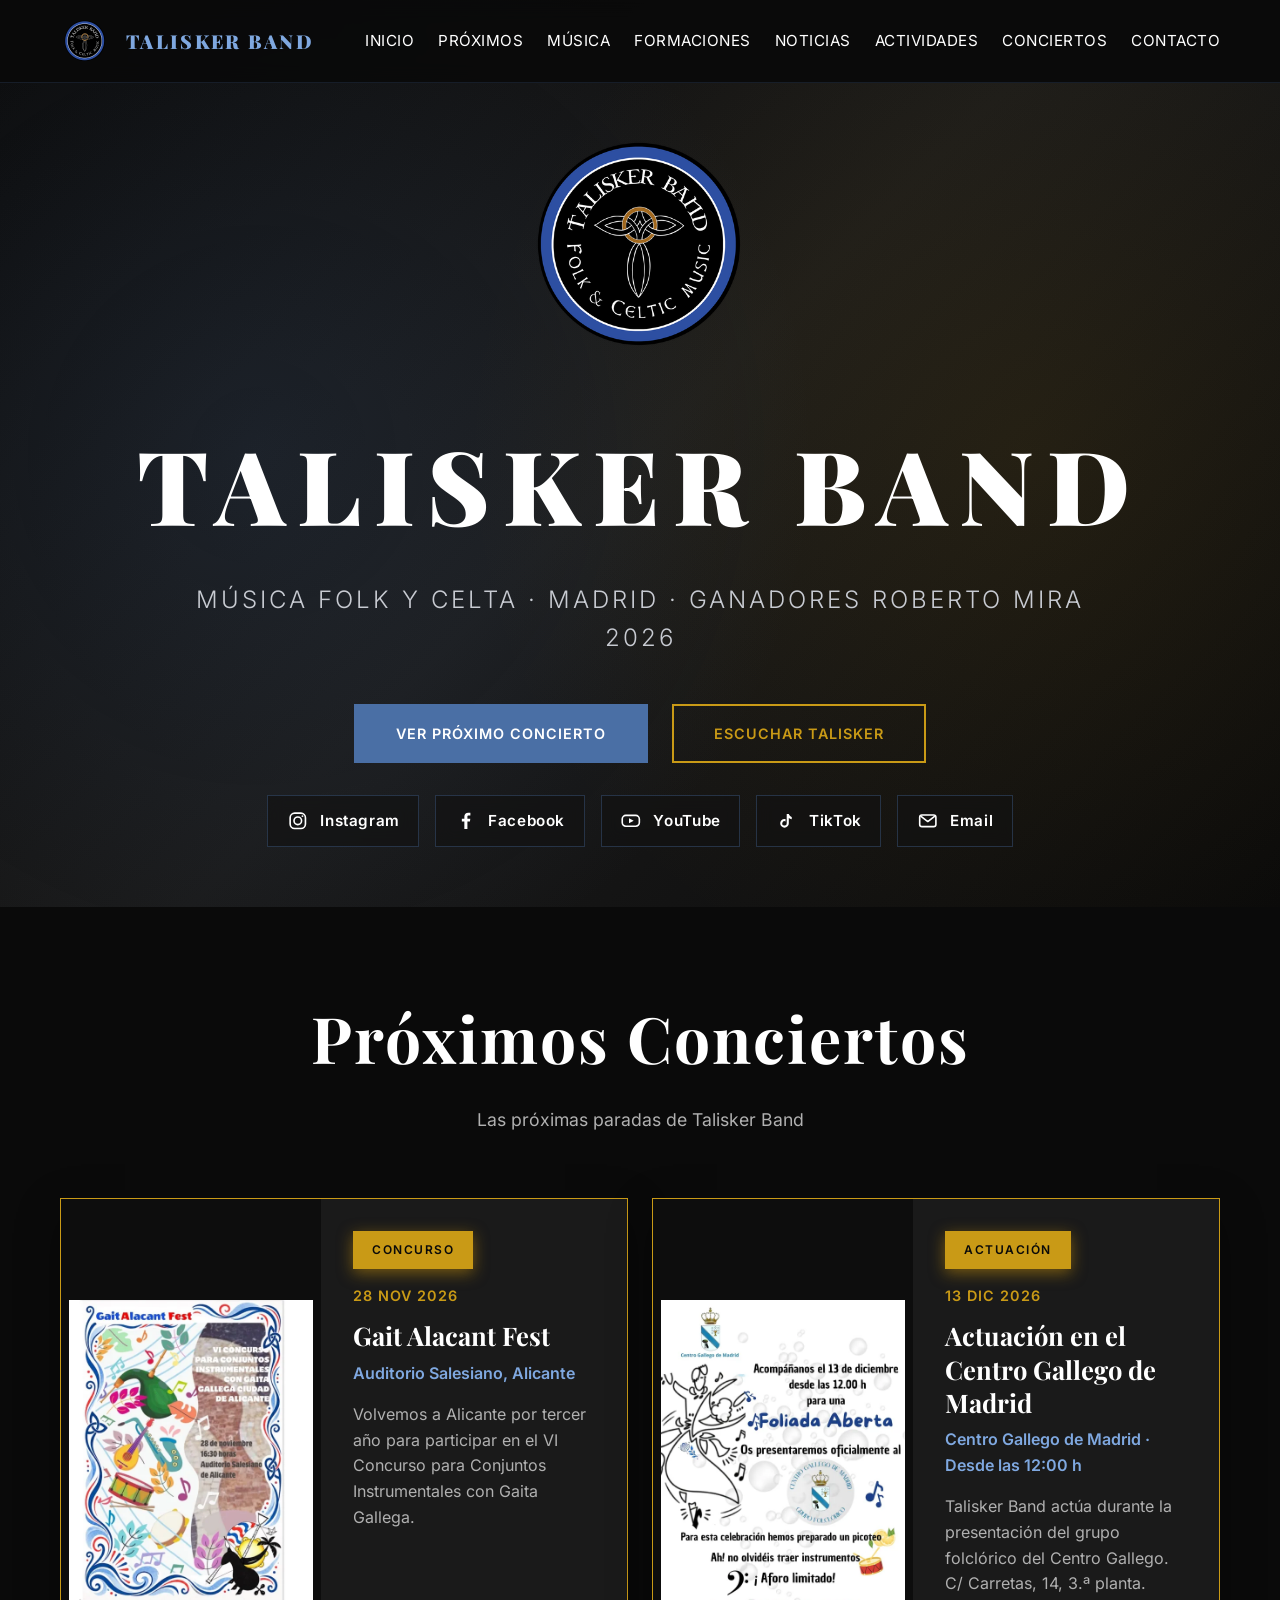
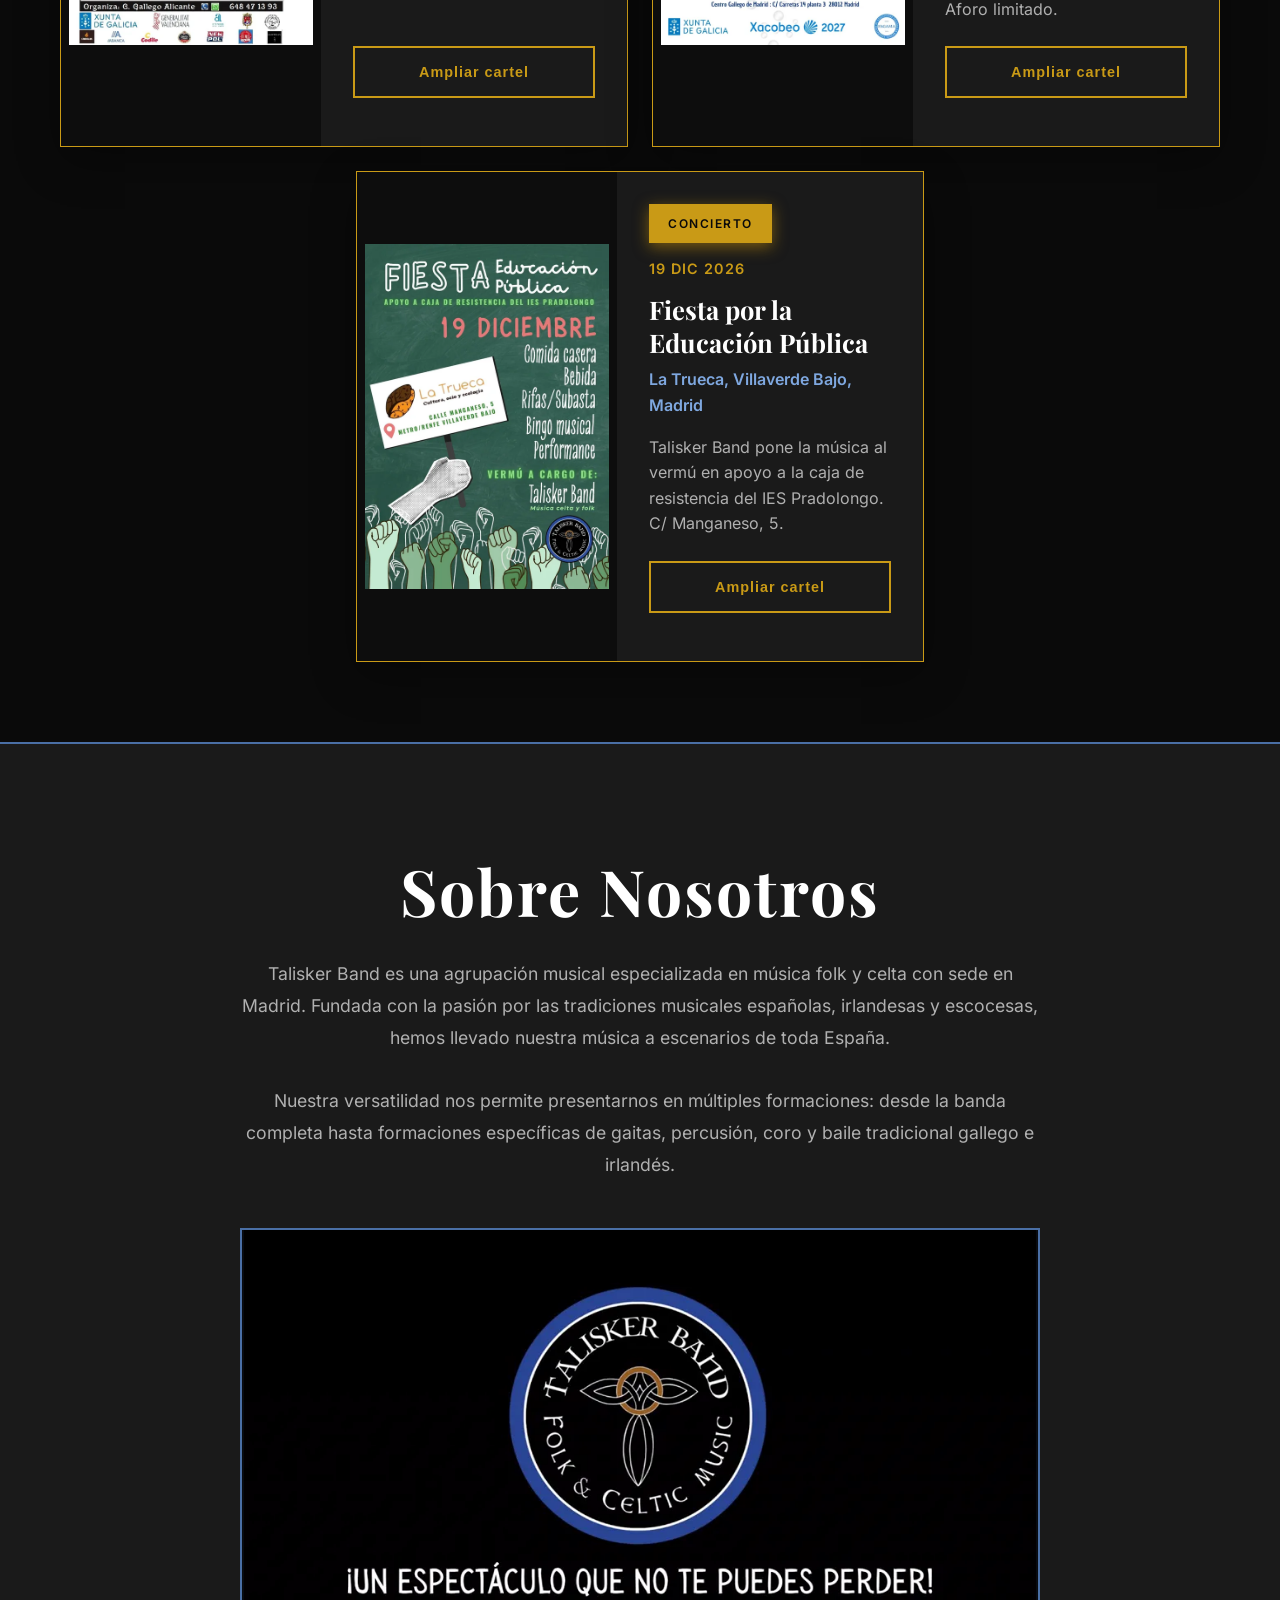
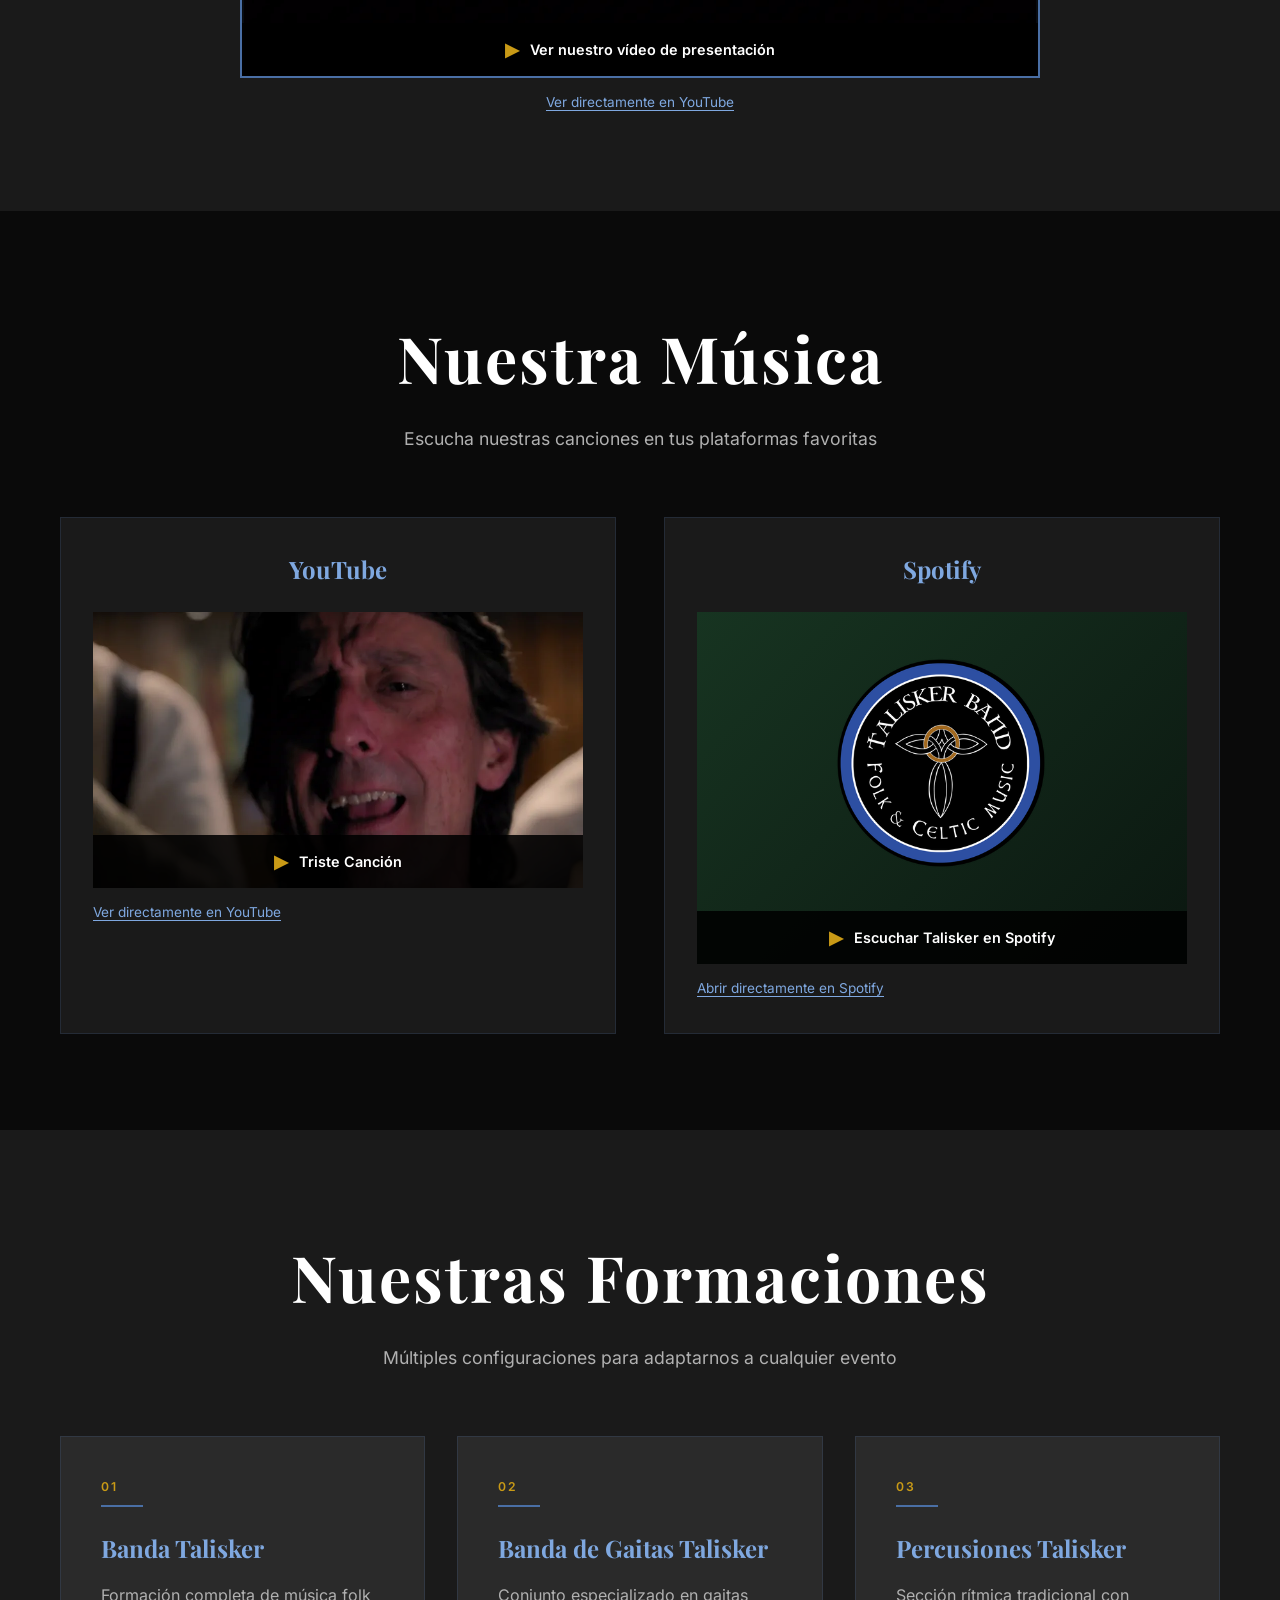
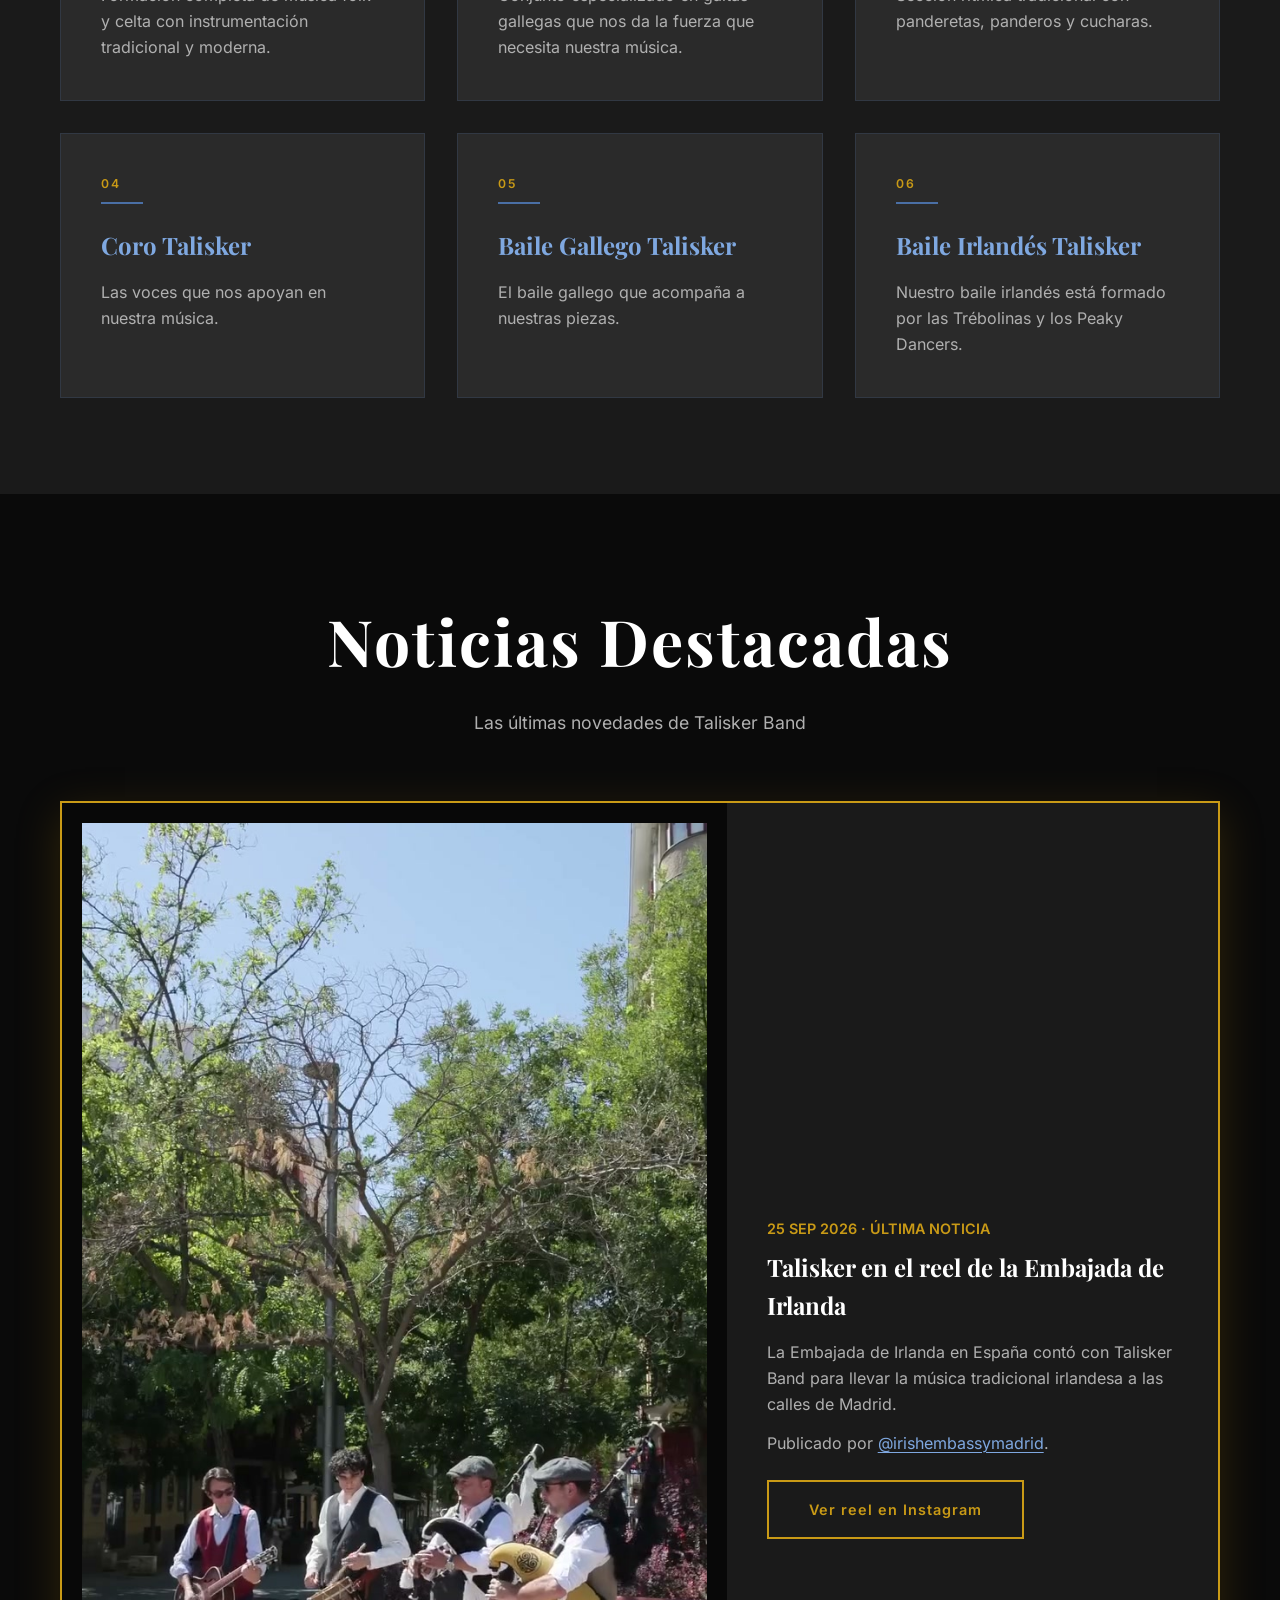
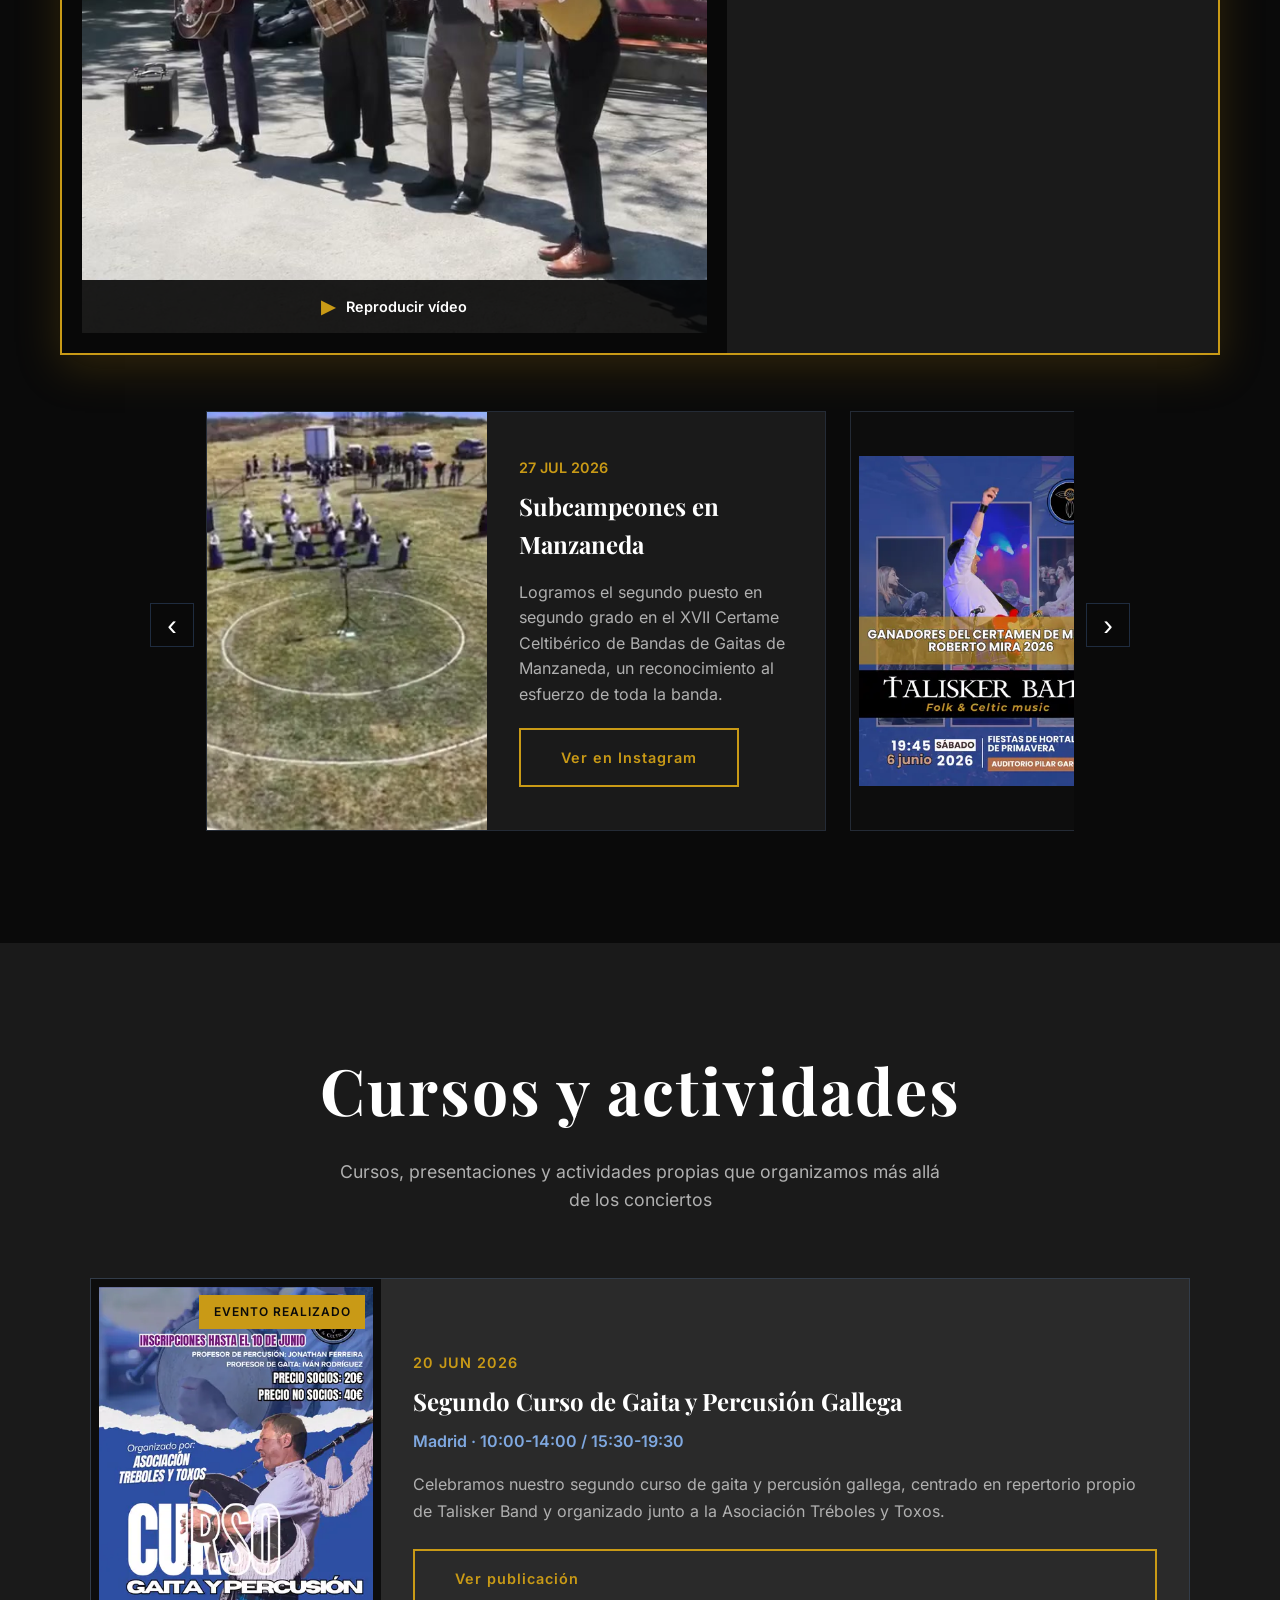
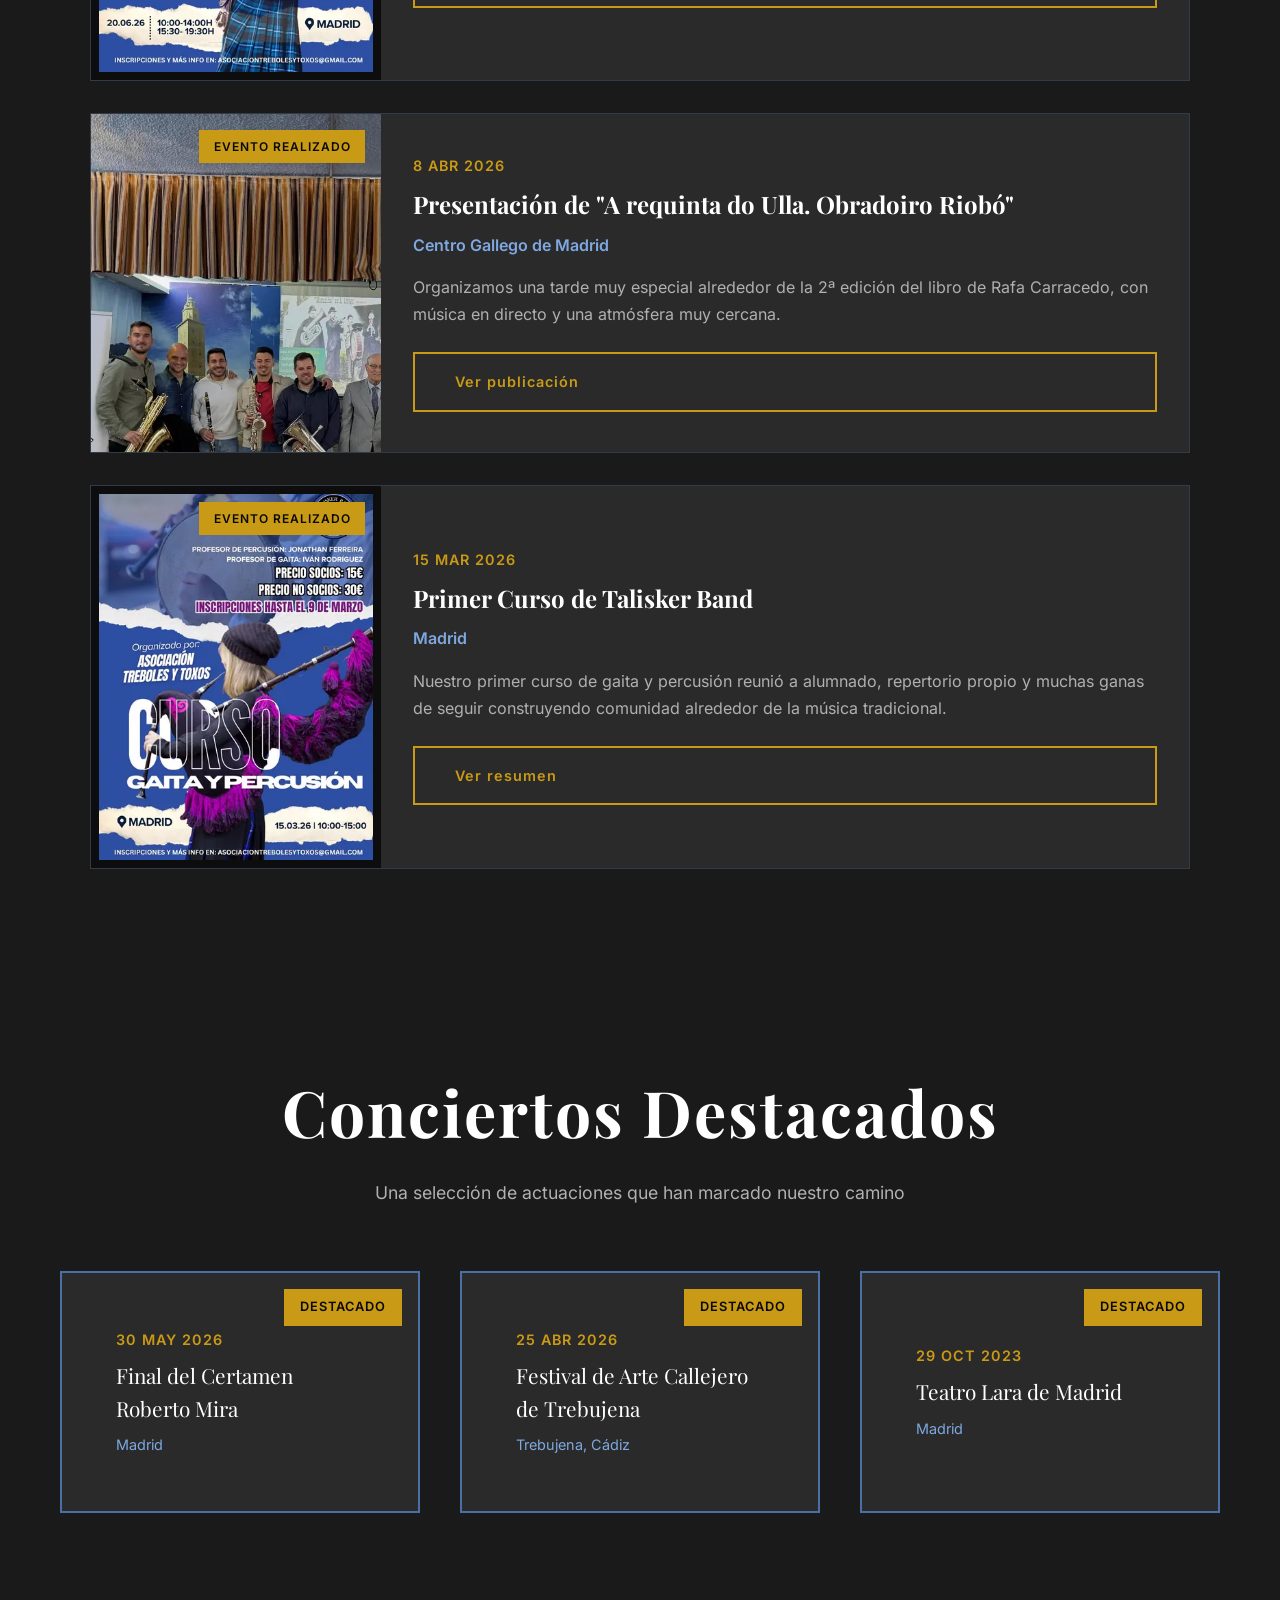
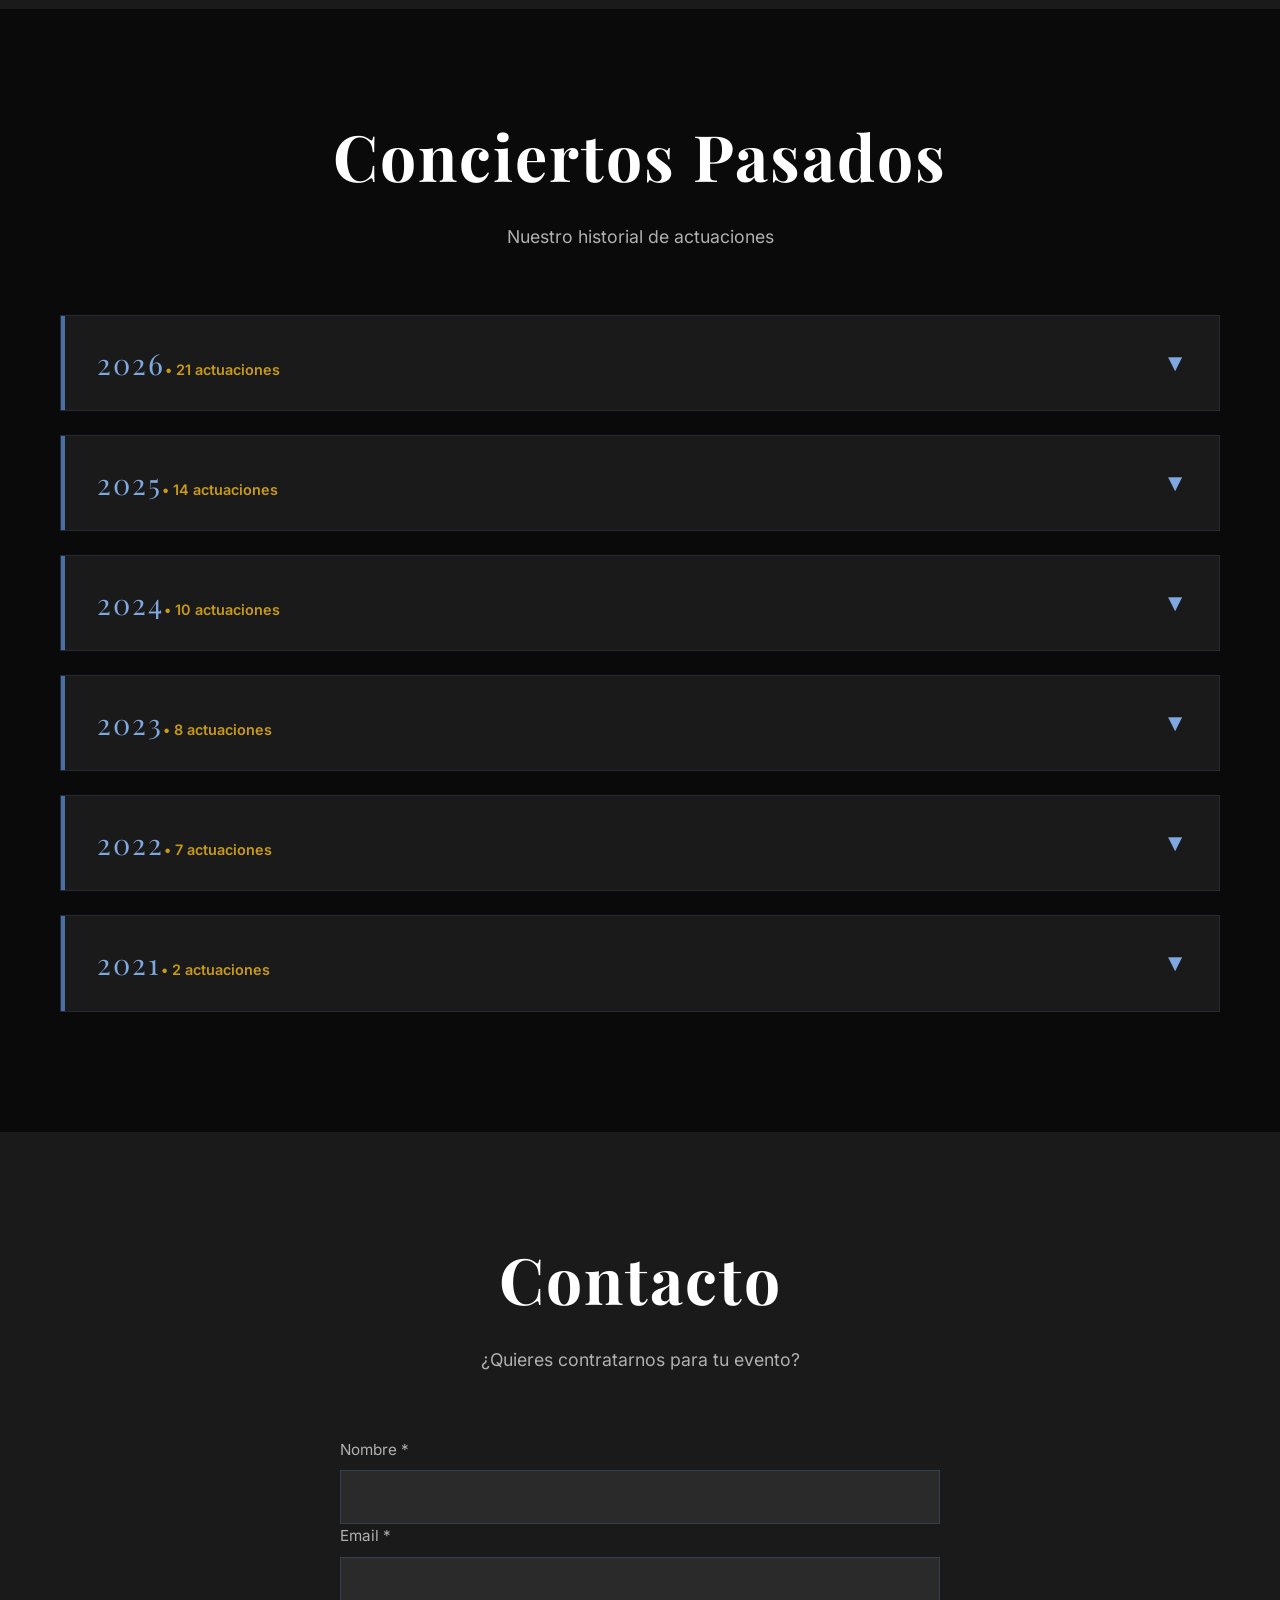
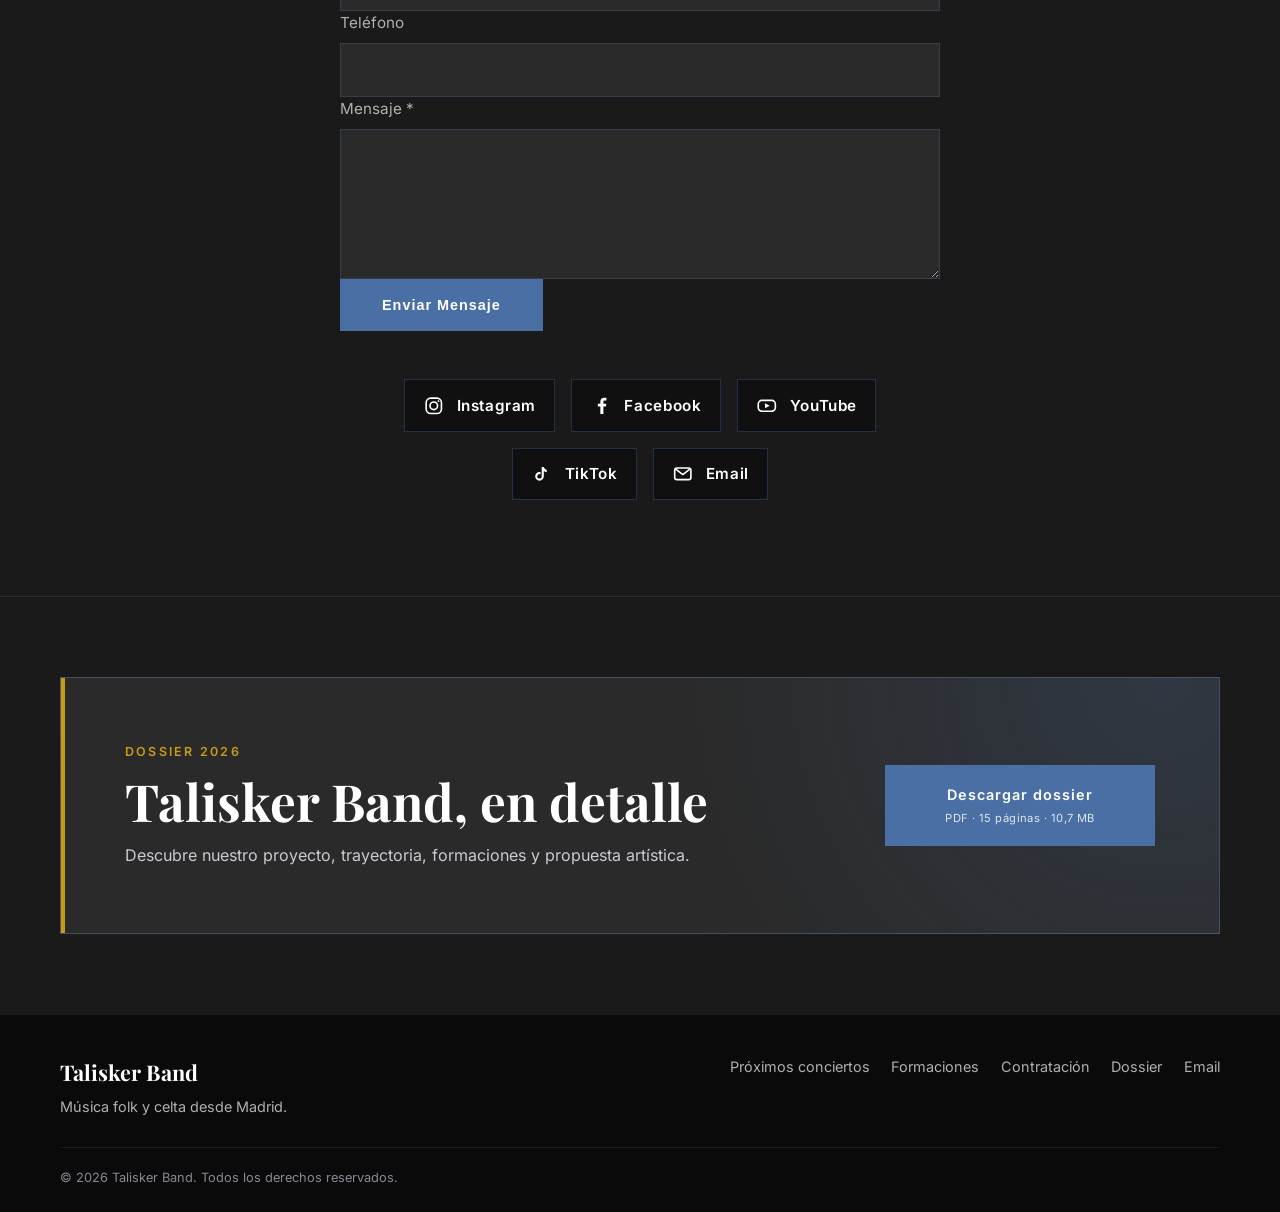
<file: index.html>
<!DOCTYPE html>
<html lang="es">
<head>
    <!-- ===== META TAGS BÁSICOS ===== -->
    <meta charset="UTF-8">
    <meta name="viewport" content="width=device-width, initial-scale=1.0">
    <!-- ===== SEO - TÍTULOS Y DESCRIPCIONES ===== -->
    <title>Talisker Band | Grupo de música folk y celta en Madrid</title>
    <meta name="description" content="Talisker Band: música folk y celta en Madrid con gaitas, percusión, coro y baile tradicional. Conciertos, festivales, eventos y cursos.">
    <meta name="author" content="Talisker Band">
    <meta name="robots" content="index, follow, max-image-preview:large, max-snippet:-1, max-video-preview:-1">
    <link rel="canonical" href="https://taliskerband.com/">
    <link rel="alternate" hreflang="es" href="https://taliskerband.com/">
    <link rel="alternate" hreflang="x-default" href="https://taliskerband.com/">
    <meta name="theme-color" content="#0a0a0a">

    <!-- ===== FAVICON ===== -->
    <link rel="icon" type="image/png" href="logo-talisker.png">
    <link rel="shortcut icon" href="logo-talisker.png">
    <link rel="apple-touch-icon" href="logo-talisker.png">
    <link rel="preload" href="logo-talisker-400.webp" as="image" type="image/webp" fetchpriority="high">
    <link rel="preload" href="recursos/fonts/playfair-display-latin.woff2" as="font" type="font/woff2" crossorigin>

    <!-- ===== META TAGS PARA REDES SOCIALES (Open Graph) ===== -->
    <meta property="og:title" content="Talisker Band | Grupo de música folk y celta en Madrid">
    <meta property="og:description" content="Música folk y celta desde Madrid: conciertos, festivales, gaitas, percusión, coro y baile tradicional.">
    <meta property="og:image" content="https://taliskerband.com/recursos/promocional/foto-promocional-talisker.jpeg">
    <meta property="og:image:secure_url" content="https://taliskerband.com/recursos/promocional/foto-promocional-talisker.jpeg">
    <meta property="og:image:type" content="image/jpeg">
    <meta property="og:image:width" content="1024">
    <meta property="og:image:height" content="677">
    <meta property="og:image:alt" content="Talisker Band, grupo de música folk y celta en Madrid">
    <meta property="og:url" content="https://taliskerband.com/">
    <meta property="og:type" content="website">
    <meta property="og:locale" content="es_ES">
    <meta property="og:site_name" content="Talisker Band">

    <!-- ===== META TAGS PARA TWITTER ===== -->
    <meta name="twitter:card" content="summary_large_image">
    <meta name="twitter:title" content="Talisker Band | Grupo de música folk y celta en Madrid">
    <meta name="twitter:description" content="Música folk y celta desde Madrid: conciertos, festivales, gaitas, percusión, coro y baile tradicional.">
    <meta name="twitter:image" content="https://taliskerband.com/recursos/promocional/foto-promocional-talisker.jpeg">
    <meta name="twitter:image:alt" content="Talisker Band, grupo de música folk y celta en Madrid">

    <!-- ===== ARCHIVO CSS ===== -->
    <link rel="stylesheet" href="styles.css">

    <!-- ===== GOOGLE ANALYTICS ===== -->
    <script>
        window.dataLayer = window.dataLayer || [];
        function gtag(){dataLayer.push(arguments);}

        function loadAnalytics() {
            if (document.querySelector('script[data-google-analytics]')) return;

            const analyticsScript = document.createElement('script');
            analyticsScript.async = true;
            analyticsScript.src = 'https://www.googletagmanager.com/gtag/js?id=G-X9YZ47SNE9';
            analyticsScript.dataset.googleAnalytics = 'true';
            analyticsScript.onload = () => {
                gtag('js', new Date());
                gtag('config', 'G-X9YZ47SNE9');
            };
            document.head.appendChild(analyticsScript);
        }

        ['pointerdown', 'keydown', 'touchstart', 'scroll'].forEach(eventName => {
            window.addEventListener(eventName, loadAnalytics, { once: true, passive: true });
        });
        window.addEventListener('load', () => setTimeout(loadAnalytics, 3500), { once: true });
    </script>
    <script type="application/ld+json">
        {
            "@context": "https://schema.org",
            "@graph": [
                {
                    "@type": "MusicGroup",
                    "@id": "https://taliskerband.com/#talisker-band",
                    "name": "Talisker Band",
                    "url": "https://taliskerband.com/",
                    "logo": "https://taliskerband.com/logo-talisker.png",
                    "image": "https://taliskerband.com/recursos/promocional/foto-promocional-talisker.jpeg",
                    "description": "Grupo de música folk y celta de Madrid con banda, gaitas gallegas, percusión, coro y baile tradicional gallego e irlandés.",
                    "foundingDate": "2021-12-16",
                    "email": "thetaliskerband@gmail.com",
                    "genre": ["Música folk", "Música celta", "Música tradicional gallega"],
                    "areaServed": {
                        "@type": "Country",
                        "name": "España"
                    },
                    "address": {
                        "@type": "PostalAddress",
                        "addressLocality": "Madrid",
                        "addressCountry": "ES"
                    },
                    "award": [
                        "Primer Premio del Certamen de Música Roberto Mira 2026",
                        "Segundo puesto en segundo grado del XVII Certame Celtibérico de Bandas de Gaitas 2026"
                    ],
                    "sameAs": [
                        "https://www.instagram.com/taliskerband_oficial",
                        "https://www.facebook.com/taliskerband.oficial",
                        "https://www.youtube.com/@thetaliskerband",
                        "https://www.tiktok.com/@taliskerband"
                    ]
                },
                {
                    "@type": "WebSite",
                    "@id": "https://taliskerband.com/#website",
                    "url": "https://taliskerband.com/",
                    "name": "Talisker Band",
                    "inLanguage": "es",
                    "publisher": {"@id": "https://taliskerband.com/#talisker-band"}
                },
                {
                    "@type": "WebPage",
                    "@id": "https://taliskerband.com/#webpage",
                    "url": "https://taliskerband.com/",
                    "name": "Talisker Band | Grupo de música folk y celta en Madrid",
                    "description": "Conciertos, festivales, eventos y cursos de Talisker Band, grupo de música folk y celta en Madrid.",
                    "inLanguage": "es",
                    "isPartOf": {"@id": "https://taliskerband.com/#website"},
                    "about": {"@id": "https://taliskerband.com/#talisker-band"}
                }
            ]
        }
    </script>
</head>
<body>
    <a class="skip-link" href="#contenido">Saltar al contenido</a>

    <!-- ===== NAVEGACIÓN ===== -->
    <nav class="navbar" aria-label="Navegación principal">
        <div class="nav-container">
            <a href="#inicio" class="logo" aria-label="Talisker Band, volver al inicio">
                <img src="logo-talisker-400.webp" alt="" class="logo-image" width="400" height="400">
                <span class="logo-text">TALISKER BAND</span>
            </a>
            <ul class="nav-menu" id="nav-menu">
                <li><a href="#inicio">INICIO</a></li>
                <li><a href="#proximos">PR&Oacute;XIMOS</a></li>
                <li><a href="#musica">M&Uacute;SICA</a></li>
                <li><a href="#componentes">FORMACIONES</a></li>
                <li><a href="#noticias">NOTICIAS</a></li>
                <li><a href="#eventos">ACTIVIDADES</a></li>
                <li><a href="#conciertos">CONCIERTOS</a></li>
                <li><a href="#contacto">CONTACTO</a></li>
            </ul>
            <button type="button" class="hamburger" aria-label="Abrir men&uacute; de navegaci&oacute;n" aria-expanded="false" aria-controls="nav-menu">
                <span></span>
                <span></span>
                <span></span>
            </button>
        </div>
    </nav>

    <main id="contenido">
    <!-- ===== HERO SECTION ===== -->
    <section class="hero" id="inicio">
        <div class="hero-overlay"></div>
        <div class="hero-content">
            <img src="logo-talisker-400.webp" alt="Emblema de Talisker Band" class="hero-logo" width="400" height="400" fetchpriority="high">
            <h1 class="hero-title">TALISKER BAND</h1>
            <p class="hero-subtitle">MÚSICA FOLK Y CELTA · MADRID · GANADORES ROBERTO MIRA 2026</p>
            <div class="hero-buttons">
                <a href="#proximos" class="btn btn-primary">VER PR&Oacute;XIMO CONCIERTO</a>
                <a href="#musica" class="btn btn-secondary">ESCUCHAR TALISKER</a>
            </div>
            <nav class="social-links social-links-hero" aria-label="Redes sociales en portada">
                <a href="https://www.instagram.com/taliskerband_oficial" target="_blank" rel="noopener noreferrer" class="social-link" aria-label="Instagram de Talisker Band">
                    <span class="social-icon" aria-hidden="true"><svg viewBox="0 0 24 24" focusable="false"><rect x="3.5" y="3.5" width="17" height="17" rx="5" fill="none" stroke="currentColor" stroke-width="1.8"></rect><circle cx="12" cy="12" r="4.2" fill="none" stroke="currentColor" stroke-width="1.8"></circle><circle cx="17.2" cy="6.8" r="1.1" fill="currentColor"></circle></svg></span>
                    <span class="social-label">Instagram</span>
                </a>
                <a href="https://www.facebook.com/taliskerband.oficial" target="_blank" rel="noopener noreferrer" class="social-link" aria-label="Facebook de Talisker Band">
                    <span class="social-icon" aria-hidden="true"><svg viewBox="0 0 24 24" focusable="false"><path d="M13.8 21V12.8H16.6L17 9.6H13.8V7.5C13.8 6.6 14.1 6 15.4 6H17.1V3.1C16.8 3.1 15.8 3 14.6 3C12.1 3 10.4 4.5 10.4 7.2V9.6H7.6V12.8H10.4V21H13.8Z" fill="currentColor"></path></svg></span>
                    <span class="social-label">Facebook</span>
                </a>
                <a href="https://www.youtube.com/@thetaliskerband" target="_blank" rel="noopener noreferrer" class="social-link" aria-label="YouTube de Talisker Band">
                    <span class="social-icon" aria-hidden="true"><svg viewBox="0 0 24 24" focusable="false"><rect x="2.5" y="6" width="19" height="12" rx="4" fill="none" stroke="currentColor" stroke-width="1.8"></rect><path d="M10 9.25L15.25 12L10 14.75V9.25Z" fill="currentColor"></path></svg></span>
                    <span class="social-label">YouTube</span>
                </a>
                <a href="https://www.tiktok.com/@taliskerband" target="_blank" rel="noopener noreferrer" class="social-link" aria-label="TikTok de Talisker Band">
                    <span class="social-icon" aria-hidden="true"><svg viewBox="0 0 24 24" focusable="false"><path d="M14.25 4.5C14.78 6.03 15.95 7.22 17.5 7.75V10.3C16.2 10.18 15.06 9.72 14.25 8.98V14.8A4.8 4.8 0 1 1 9.45 10c.4 0 .77.05 1.13.14v2.53a2.46 2.46 0 1 0 1.33 2.13V4.5h2.34Z" fill="currentColor"></path></svg></span>
                    <span class="social-label">TikTok</span>
                </a>
                <a href="mailto:thetaliskerband@gmail.com" class="social-link" aria-label="Escribir a Talisker Band por email">
                    <span class="social-icon" aria-hidden="true"><svg viewBox="0 0 24 24" focusable="false"><rect x="3" y="5.5" width="18" height="13" rx="2.5" fill="none" stroke="currentColor" stroke-width="1.8"></rect><path d="M4.5 7L12 12.8L19.5 7" fill="none" stroke="currentColor" stroke-width="1.8" stroke-linecap="round" stroke-linejoin="round"></path></svg></span>
                    <span class="social-label">Email</span>
                </a>
            </nav>
        </div>
    </section>

<!-- ===== PRÓXIMOS CONCIERTOS ===== -->
<section class="upcoming-concerts" id="proximos">
    <div class="container">
        <h2 class="section-title">Pr&oacute;ximos Conciertos</h2>
        <p class="section-subtitle">Las pr&oacute;ximas paradas de Talisker Band</p>

        <!-- INICIO PROXIMOS GENERADOS -->
        <div class="upcoming-grid">
            <div class="upcoming-card">
                <button type="button" class="poster-trigger"
                        data-poster-src="recursos/proximos/2026-11-28-gait-alacant-fest.jpeg"
                        data-poster-title="Gait Alacant Fest · 28 de noviembre de 2026"
                        aria-label="Ampliar el cartel de Gait Alacant Fest">
                    <img src="recursos/miniaturas/2026-11-28-gait-alacant-fest.webp"
                         alt="Cartel del Gait Alacant Fest y del VI Concurso para Conjuntos Instrumentales con Gaita Gallega en Alicante"
                         class="upcoming-thumbnail poster-contain"
                         loading="lazy" decoding="async">
                </button>
                <div class="upcoming-content">
                    <div class="upcoming-badge">CONCURSO</div>
                    <time class="upcoming-date" datetime="2026-11-28">28 NOV 2026</time>
                    <h3 class="upcoming-title">Gait Alacant Fest</h3>
                    <p class="upcoming-venue">Auditorio Salesiano, Alicante</p>
                    <p class="upcoming-description">Volvemos a Alicante por tercer año para participar en el VI Concurso para Conjuntos Instrumentales con Gaita Gallega.</p>
                    <button type="button"
                            class="btn btn-secondary upcoming-btn"
                            data-poster-src="recursos/proximos/2026-11-28-gait-alacant-fest.jpeg"
                            data-poster-title="Gait Alacant Fest · 28 de noviembre de 2026"
                            aria-label="Ampliar cartel de Gait Alacant Fest">
                        Ampliar cartel
                    </button>
                </div>
            </div>

            <div class="upcoming-card">
                <button type="button" class="poster-trigger"
                        data-poster-src="recursos/proximos/2026-12-13-foliada-aberta.jpeg"
                        data-poster-title="Actuación en el Centro Gallego de Madrid · 13 de diciembre de 2026"
                        aria-label="Ampliar el cartel de Actuación en el Centro Gallego de Madrid">
                    <img src="recursos/miniaturas/2026-12-13-foliada-aberta.webp"
                         alt="Cartel de la actuación en el Centro Gallego de Madrid, el 13 de diciembre desde las 12:00 h"
                         class="upcoming-thumbnail poster-contain"
                         loading="lazy" decoding="async">
                </button>
                <div class="upcoming-content">
                    <div class="upcoming-badge">ACTUACIÓN</div>
                    <time class="upcoming-date" datetime="2026-12-13">13 DIC 2026</time>
                    <h3 class="upcoming-title">Actuación en el Centro Gallego de Madrid</h3>
                    <p class="upcoming-venue">Centro Gallego de Madrid · Desde las 12:00 h</p>
                    <p class="upcoming-description">Talisker Band actúa durante la presentación del grupo folclórico del Centro Gallego. C/ Carretas, 14, 3.ª planta. Aforo limitado.</p>
                    <button type="button"
                            class="btn btn-secondary upcoming-btn"
                            data-poster-src="recursos/proximos/2026-12-13-foliada-aberta.jpeg"
                            data-poster-title="Actuación en el Centro Gallego de Madrid · 13 de diciembre de 2026"
                            aria-label="Ampliar cartel de Actuación en el Centro Gallego de Madrid">
                        Ampliar cartel
                    </button>
                </div>
            </div>

            <div class="upcoming-card">
                <button type="button" class="poster-trigger"
                        data-poster-src="recursos/proximos/2026-12-19-fiesta-educacion-publica.jpeg"
                        data-poster-title="Fiesta por la Educación Pública · 19 de diciembre de 2026"
                        aria-label="Ampliar el cartel de Fiesta por la Educación Pública">
                    <img src="recursos/miniaturas/2026-12-19-fiesta-educacion-publica.webp"
                         alt="Cartel de la Fiesta por la Educación Pública en La Trueca, con vermú musical de Talisker Band el 19 de diciembre"
                         class="upcoming-thumbnail poster-contain"
                         loading="lazy" decoding="async">
                </button>
                <div class="upcoming-content">
                    <div class="upcoming-badge">CONCIERTO</div>
                    <time class="upcoming-date" datetime="2026-12-19">19 DIC 2026</time>
                    <h3 class="upcoming-title">Fiesta por la Educación Pública</h3>
                    <p class="upcoming-venue">La Trueca, Villaverde Bajo, Madrid</p>
                    <p class="upcoming-description">Talisker Band pone la música al vermú en apoyo a la caja de resistencia del IES Pradolongo. C/ Manganeso, 5.</p>
                    <button type="button"
                            class="btn btn-secondary upcoming-btn"
                            data-poster-src="recursos/proximos/2026-12-19-fiesta-educacion-publica.jpeg"
                            data-poster-title="Fiesta por la Educación Pública · 19 de diciembre de 2026"
                            aria-label="Ampliar cartel de Fiesta por la Educación Pública">
                        Ampliar cartel
                    </button>
                </div>
            </div>
        </div>
        <!-- FIN PROXIMOS GENERADOS -->
    </div>
</section>
    <!-- ===== MODAL PARA CARTELES DE PRÓXIMOS CONCIERTOS ===== -->
<div id="posterModal" class="modal" role="dialog" aria-modal="true" aria-labelledby="posterTitle" aria-hidden="true" inert>
    <div class="modal-content poster-modal-content">
        <button type="button" class="modal-close" data-close-poster-modal aria-label="Cerrar cartel">×</button>
        <img id="posterImage" class="poster-modal-image" src="[data-uri]" alt="">
        <div class="modal-body">
            <h2 class="modal-title" id="posterTitle">Cartel</h2>
        </div>
    </div>
</div>

    <!-- ===== SOBRE NOSOTROS ===== -->
    <section class="about" id="sobre-nosotros">
    <div class="container">
        <h2 class="section-title">Sobre Nosotros</h2>
        <div class="about-content">
            <p class="about-text">
                Talisker Band es una agrupación musical especializada en música folk y celta con sede en Madrid.
                Fundada con la pasión por las tradiciones musicales españolas, irlandesas y escocesas,
                hemos llevado nuestra música a escenarios de toda España.
            </p>
            <p class="about-text">
                Nuestra versatilidad nos permite presentarnos en múltiples formaciones: desde la banda completa
                hasta formaciones específicas de gaitas, percusión, coro y baile tradicional gallego e irlandés.
            </p>

            <!-- VIDEO DE YOUTUBE -->
            <div class="about-video">
                <div class="media-player media-player-video">
                    <a class="media-preview" href="https://www.youtube.com/watch?v=cbRZrQTEeoc"
                       data-embed-src="https://www.youtube.com/embed/cbRZrQTEeoc?autoplay=1"
                       data-embed-title="Talisker Band | Vídeo - Portfolio | Mucho más que un grupo celta"
                       aria-label="Ver nuestro vídeo de presentación de Talisker Band">
                        <img src="recursos/miniaturas/video-presentacion-talisker.webp" alt="" loading="lazy" decoding="async" width="960" height="540">
                        <span class="media-preview-caption"><span class="media-play-mark" aria-hidden="true">▶</span> Ver nuestro vídeo de presentación</span>
                    </a>
                </div>
                <a class="media-external-link" href="https://www.youtube.com/watch?v=cbRZrQTEeoc" target="_blank" rel="noopener noreferrer">Ver directamente en YouTube</a>
            </div>

        </div>
    </div>
</section>

    <!-- ===== NUESTRA MÚSICA ===== -->
    <section class="music" id="musica">
        <div class="container">
            <h2 class="section-title">Nuestra Música</h2>
            <p class="section-subtitle">Escucha nuestras canciones en tus plataformas favoritas</p>
            <div class="music-players">
                <!-- YOUTUBE -->
                <div class="player-container">
                    <h3 class="player-title">YouTube</h3>
                    <div class="media-player media-player-video">
                        <a class="media-preview" href="https://www.youtube.com/watch?v=C3h9nklArWw"
                           data-embed-src="https://www.youtube.com/embed/C3h9nklArWw?autoplay=1"
                           data-embed-title="Triste Canción · Talisker Band en YouTube"
                           aria-label="Reproducir Triste Canción de Talisker Band">
                            <img src="recursos/miniaturas/videoclip-triste-cancion.webp" alt="" loading="lazy" decoding="async" width="960" height="540">
                            <span class="media-preview-caption"><span class="media-play-mark" aria-hidden="true">▶</span> Triste Canción</span>
                        </a>
                    </div>
                    <a class="media-external-link" href="https://www.youtube.com/watch?v=C3h9nklArWw" target="_blank" rel="noopener noreferrer">Ver directamente en YouTube</a>
                </div>
                <!-- SPOTIFY -->
                <div class="player-container">
                    <h3 class="player-title">Spotify</h3>
                    <div class="media-player media-player-spotify">
                        <a class="media-preview" href="https://open.spotify.com/track/3uLaeSkc2ig7U291GPZXZK"
                           data-embed-src="https://open.spotify.com/embed/track/3uLaeSkc2ig7U291GPZXZK"
                           data-embed-title="Talisker Band en Spotify"
                           aria-label="Escuchar Talisker en Spotify: abrir el reproductor">
                            <img src="logo-talisker-400.webp" alt="" loading="lazy" decoding="async" width="400" height="400">
                            <span class="media-preview-caption"><span class="media-play-mark" aria-hidden="true">▶</span> Escuchar Talisker en Spotify</span>
                        </a>
                    </div>
                    <a class="media-external-link" href="https://open.spotify.com/track/3uLaeSkc2ig7U291GPZXZK" target="_blank" rel="noopener noreferrer">Abrir directamente en Spotify</a>
                </div>
            </div>
        </div>
    </section>

    <!-- ===== FORMACIONES ===== -->
    <section class="components" id="componentes">
        <div class="container">
            <h2 class="section-title">Nuestras Formaciones</h2>
            <p class="section-subtitle">Múltiples configuraciones para adaptarnos a cualquier evento</p>
            <div class="components-grid">
                <div class="component-card">
                    <div class="component-number" aria-hidden="true">01</div>
                    <h3 class="component-title">Banda Talisker</h3>
                    <p class="component-description">
                        Formación completa de música folk y celta con instrumentación tradicional y moderna.
                    </p>
                </div>
                <div class="component-card">
                    <div class="component-number" aria-hidden="true">02</div>
                    <h3 class="component-title">Banda de Gaitas Talisker</h3>
                    <p class="component-description">
                        Conjunto especializado en gaitas gallegas que nos da la fuerza que necesita nuestra música.
                    </p>
                </div>
                <div class="component-card">
                    <div class="component-number" aria-hidden="true">03</div>
                    <h3 class="component-title">Percusiones Talisker</h3>
                    <p class="component-description">
                        Sección rítmica tradicional con panderetas, panderos y cucharas.
                    </p>
                </div>
                <div class="component-card">
                    <div class="component-number" aria-hidden="true">04</div>
                    <h3 class="component-title">Coro Talisker</h3>
                    <p class="component-description">
                        Las voces que nos apoyan en nuestra música.
                    </p>
                </div>
                <div class="component-card">
                    <div class="component-number" aria-hidden="true">05</div>
                    <h3 class="component-title">Baile Gallego Talisker</h3>
                    <p class="component-description">
                        El baile gallego que acompaña a nuestras piezas.
                    </p>
                </div>
                <div class="component-card">
                    <div class="component-number" aria-hidden="true">06</div>
                    <h3 class="component-title">Baile Irlandés Talisker</h3>
                    <p class="component-description">
                        Nuestro baile irlandés está formado por las Trébolinas y los Peaky Dancers.
                    </p>
                </div>
            </div>
        </div>
    </section>

    <!-- ===== NOTICIAS DESTACADAS ===== -->
    <section class="news" id="noticias">
        <div class="container">
            <h2 class="section-title">Noticias Destacadas</h2>
            <p class="section-subtitle">Las últimas novedades de Talisker Band</p>
            <article class="news-featured" id="noticia-embajada-irlanda">
                <div class="news-featured-media">
                    <div class="media-player media-player-instagram">
                        <a class="media-preview" href="https://www.instagram.com/irishembassymadrid/reel/DdtHatzy6yd/"
                           data-embed-src="https://www.instagram.com/reel/DdtHatzy6yd/embed/captioned/"
                           data-embed-title="Talisker Band en un reel de la Embajada de Irlanda en España"
                           aria-label="Reproducir vídeo de Talisker Band publicado por la Embajada de Irlanda">
                            <img src="recursos/conciertos/2026-09-15-embajada-irlanda.jpg" alt="" loading="lazy" decoding="async" width="720" height="1280">
                            <span class="media-preview-caption"><span class="media-play-mark" aria-hidden="true">▶</span> Reproducir vídeo</span>
                        </a>
                    </div>
                </div>
                <div class="news-featured-content">
                    <div class="news-date">25 SEP 2026 · ÚLTIMA NOTICIA</div>
                    <h3 class="news-title">Talisker en el reel de la Embajada de Irlanda</h3>
                    <p class="news-description">
                        La Embajada de Irlanda en España contó con Talisker Band para llevar la música tradicional irlandesa a las calles de Madrid.
                    </p>
                    <p class="news-description news-instagram-account">
                        Publicado por <a href="https://www.instagram.com/irishembassymadrid/" target="_blank" rel="noopener noreferrer">@irishembassymadrid</a>.
                    </p>
                    <a href="https://www.instagram.com/irishembassymadrid/reel/DdtHatzy6yd/" target="_blank" rel="noopener noreferrer" class="btn btn-secondary news-featured-button">Ver reel en Instagram</a>
                </div>
            </article>
            <div class="carousel" data-carousel>
                <button class="carousel-button carousel-button-prev" type="button" aria-label="Ver noticias anteriores">‹</button>
                <div class="carousel-viewport">
                    <div class="news-grid carousel-track">
                        <div class="news-card">
                            <img src="recursos/miniaturas/2026-manzaneda-subcampeones.webp" alt="Talisker Band actuando en el Certame Celtibérico de Manzaneda" class="news-image" loading="lazy" decoding="async">
                            <div class="news-content">
                                <div class="news-date">27 JUL 2026</div>
                                <h3 class="news-title">Subcampeones en Manzaneda</h3>
                                <p class="news-description">
                                    Logramos el segundo puesto en segundo grado en el XVII Certame Celtibérico de Bandas de Gaitas de Manzaneda, un reconocimiento al esfuerzo de toda la banda.
                                </p>
                                <a href="https://www.instagram.com/reel/DbTX4CTN-y3/" target="_blank" rel="noopener noreferrer" class="btn btn-secondary news-card-button">Ver en Instagram</a>
                            </div>
                        </div>

                        <div class="news-card">
                            <button type="button" class="poster-trigger" data-poster-src="recursos/proximos/2026-06-06-fiestas-hortaleza-cartel.jpg" data-poster-title="Primer Premio en el Certamen Roberto Mira" aria-label="Ampliar el cartel del Certamen Roberto Mira">
                                <img src="recursos/miniaturas/2026-06-06-fiestas-hortaleza.webp" alt="Cartel de Talisker Band como ganadores del Certamen Roberto Mira 2026" class="news-image poster-contain" loading="lazy" decoding="async">
                            </button>
                            <div class="news-content">
                                <div class="news-date">2 JUN 2026</div>
                                <h3 class="news-title">Primer Premio en el Certamen Roberto Mira</h3>
                                <p class="news-description">
                                    Ganamos el primer premio del Certamen de Música Roberto Mira en las Fiestas de Hortaleza y volvimos al escenario como banda ganadora.
                                </p>
                            </div>
                        </div>

                        <div class="news-card">
                            <button type="button" class="poster-trigger" data-poster-src="recursos/eventos/2026-06-20-segundo-curso-cartel.jpg" data-poster-title="Segundo Curso de Gaita y Percusión Gallega" aria-label="Ampliar el cartel del segundo curso de Talisker Band">
                                <img src="recursos/miniaturas/2026-06-20-segundo-curso.webp" alt="Cartel del segundo curso de Talisker Band" class="news-image poster-contain" loading="lazy" decoding="async">
                            </button>
                            <div class="news-content">
                                <div class="news-date">2 MAY 2026</div>
                                <h3 class="news-title">Lanzamos nuestro segundo curso</h3>
                                <p class="news-description">
                                    Abrimos inscripciones para una nueva jornada formativa de gaita y percusión gallega en Madrid, organizada junto a la Asociación Tréboles y Toxos.
                                </p>
                            </div>
                        </div>

                        <div class="news-card">
                            <img src="recursos/miniaturas/2026-presentacion-riobo.webp" alt="Presentación del libro A requinta do Ulla. Obradoiro Riobó" class="news-image" loading="lazy" decoding="async">
                            <div class="news-content">
                                <div class="news-date">9 ABR 2026</div>
                                <h3 class="news-title">Presentación de "A requinta do Ulla. Obradoiro Riobó"</h3>
                                <p class="news-description">
                                    Organizamos una jornada muy especial junto al Centro Gallego de Madrid para presentar la 2ª edición del libro de Rafa Carracedo, con música en directo y gran ambiente.
                                </p>
                            </div>
                        </div>

                        <div class="news-card">
                            <img src="recursos/miniaturas/noticia-1.webp" alt="Portada del videoclip Triste Canción" class="news-image" loading="lazy" decoding="async">
                            <div class="news-content">
                                <div class="news-date">19 DIC 2025</div>
                                <h3 class="news-title">Nuevo Videoclip - Triste Canción</h3>
                                <p class="news-description">
                                    Estamos emocionados de anunciar que hemos sacado nuestro segundo videoclip, Triste Canción. Ya disponible en YouTube.
                                </p>
                            </div>
                        </div>

                        <div class="news-card">
                            <img src="recursos/miniaturas/noticia-2.webp" alt="Aniversario de Talisker Band" class="news-image" loading="lazy" decoding="async">
                            <div class="news-content">
                                <div class="news-date">16 DIC 2025</div>
                                <h3 class="news-title">4 Años de Talisker, ¡a por el quinto!</h3>
                                <p class="news-description">
                                    Empezamos nuestras andadas un 16 de diciembre de 2021, y desde ese día la música no ha hecho más que crecer. Gracias a quienes estáis dentro y fuera del escenario.
                                </p>
                            </div>
                        </div>
                    </div>
                </div>
                <button class="carousel-button carousel-button-next" type="button" aria-label="Ver noticias siguientes">›</button>
            </div>
        </div>
    </section>

    <!-- ===== CURSOS Y ACTIVIDADES ===== -->
    <section class="events" id="eventos">
        <div class="container">
            <h2 class="section-title">Cursos y actividades</h2>
            <p class="section-subtitle">Cursos, presentaciones y actividades propias que organizamos más allá de los conciertos</p>
            <div class="events-grid">
                <article class="event-card">
                    <div class="event-media">
                        <button type="button" class="poster-trigger" data-poster-src="recursos/eventos/2026-06-20-segundo-curso-cartel.jpg" data-poster-title="Segundo Curso de Gaita y Percusión Gallega" aria-label="Ampliar el cartel del segundo curso de Talisker Band">
                            <img src="recursos/miniaturas/2026-06-20-segundo-curso.webp" alt="Cartel del segundo curso de Talisker Band" class="event-image poster-contain" loading="lazy" decoding="async">
                        </button>
                        <span class="event-status">EVENTO REALIZADO</span>
                    </div>
                    <div class="event-content">
                        <time class="event-date" datetime="2026-06-20">20 JUN 2026</time>
                        <h3 class="event-title">Segundo Curso de Gaita y Percusión Gallega</h3>
                        <p class="event-location">Madrid · 10:00-14:00 / 15:30-19:30</p>
                        <p class="event-description">
                            Celebramos nuestro segundo curso de gaita y percusión gallega, centrado en repertorio propio de Talisker Band y organizado junto a la Asociación Tréboles y Toxos.
                        </p>
                        <a href="https://www.instagram.com/p/DX2LAM6ALWl/" target="_blank" rel="noopener noreferrer" class="btn btn-secondary event-link">Ver publicación</a>
                    </div>
                </article>

                <article class="event-card">
                    <div class="event-media">
                        <img src="recursos/miniaturas/2026-presentacion-riobo.webp" alt="Presentación del libro A requinta do Ulla. Obradoiro Riobó" class="event-image" loading="lazy" decoding="async">
                        <span class="event-status">EVENTO REALIZADO</span>
                    </div>
                    <div class="event-content">
                        <time class="event-date" datetime="2026-04-08">8 ABR 2026</time>
                        <h3 class="event-title">Presentación de "A requinta do Ulla. Obradoiro Riobó"</h3>
                        <p class="event-location">Centro Gallego de Madrid</p>
                        <p class="event-description">
                            Organizamos una tarde muy especial alrededor de la 2ª edición del libro de Rafa Carracedo, con música en directo y una atmósfera muy cercana.
                        </p>
                        <a href="https://www.instagram.com/p/DW7T9hwDGh8/" target="_blank" rel="noopener noreferrer" class="btn btn-secondary event-link">Ver publicación</a>
                    </div>
                </article>

                <article class="event-card">
                    <div class="event-media">
                        <button type="button" class="poster-trigger" data-poster-src="recursos/eventos/2026-03-15-primer-curso.jpg" data-poster-title="Primer Curso de Talisker Band" aria-label="Ampliar el cartel del primer curso de Talisker Band">
                            <img src="recursos/miniaturas/2026-03-15-primer-curso.webp" alt="Cartel del primer curso de Talisker Band" class="event-image poster-contain" loading="lazy" decoding="async">
                        </button>
                        <span class="event-status">EVENTO REALIZADO</span>
                    </div>
                    <div class="event-content">
                        <time class="event-date" datetime="2026-03-15">15 MAR 2026</time>
                        <h3 class="event-title">Primer Curso de Talisker Band</h3>
                        <p class="event-location">Madrid</p>
                        <p class="event-description">
                            Nuestro primer curso de gaita y percusión reunió a alumnado, repertorio propio y muchas ganas de seguir construyendo comunidad alrededor de la música tradicional.
                        </p>
                        <a href="https://www.instagram.com/p/DV9ZuUUgC6P/" target="_blank" rel="noopener noreferrer" class="btn btn-secondary event-link">Ver resumen</a>
                    </div>
                </article>
            </div>
        </div>
    </section>

    <!-- ===== CONCIERTOS DESTACADOS =====
         Estos conciertos se abren con el modal al hacer clic
    -->
    <section class="featured-concerts" id="destacados">
        <div class="container">
            <h2 class="section-title">Conciertos Destacados</h2>
            <p class="section-subtitle">Una selección de actuaciones que han marcado nuestro camino</p>
            <div class="featured-grid">
                <button type="button" class="featured-card" data-concert-target="concerts-2026" data-concert-title="Final del Certamen Roberto Mira">
                    <span class="featured-badge">DESTACADO</span>
                    <span class="past-show-content">
                        <span class="past-show-date">30 MAY 2026</span>
                        <span class="past-show-title">Final del Certamen Roberto Mira</span>
                        <span class="past-show-venue">Madrid</span>
                    </span>
                </button>
                <button type="button" class="featured-card" data-concert-target="concerts-2026" data-concert-title="Festival de Arte Callejero de Trebujena">
                    <span class="featured-badge">DESTACADO</span>
                    <span class="past-show-content">
                        <span class="past-show-date">25 ABR 2026</span>
                        <span class="past-show-title">Festival de Arte Callejero de Trebujena</span>
                        <span class="past-show-venue">Trebujena, Cádiz</span>
                    </span>
                </button>
                <button type="button" class="featured-card" data-concert-target="concerts-2023" data-concert-title="Teatro Lara de Madrid">
                    <span class="featured-badge">DESTACADO</span>
                    <span class="past-show-content">
                        <span class="past-show-date">29 OCT 2023</span>
                        <span class="past-show-title">Teatro Lara de Madrid</span>
                        <span class="past-show-venue">Madrid</span>
                    </span>
                </button>
            </div>
        </div>
    </section>

    <!-- ===== CONCIERTOS PASADOS (POR AÑOS) =====
         Los conciertos están en el archivo script.js
         Las fotos deben estar en la carpeta recursos/conciertos/
    -->
    <section class="past-shows" id="conciertos">
        <div class="container">
            <h2 class="section-title">Conciertos Pasados</h2>
            <p class="section-subtitle">Nuestro historial de actuaciones</p>

            <!-- 2026 -->
            <div class="year-accordion">
                <button type="button" class="year-header" id="year-toggle-2026" data-year-toggle aria-expanded="false" aria-controls="year-panel-2026">
                    <span class="year-label">
                        <span class="year-title">2026</span>
                        <span class="year-count" data-year-count> • 21 actuaciones</span>
                    </span>
                    <span class="year-icon">▼</span>
                </button>
                <div class="year-content" id="year-panel-2026" inert>
                    <div class="past-shows-grid" id="concerts-2026">
                        <!-- Se carga con JavaScript -->
                    </div>
                </div>
            </div>

            <!-- 2025 -->
            <div class="year-accordion">
                <button type="button" class="year-header" id="year-toggle-2025" data-year-toggle aria-expanded="false" aria-controls="year-panel-2025">
                    <span class="year-label">
                        <span class="year-title">2025</span>
                        <span class="year-count" data-year-count> • 14 actuaciones</span>
                    </span>
                    <span class="year-icon">▼</span>
                </button>
                <div class="year-content" id="year-panel-2025" inert>
                    <div class="past-shows-grid" id="concerts-2025">
                        <!-- Se carga con JavaScript -->
                    </div>
                </div>
            </div>

            <!-- 2024 -->
            <div class="year-accordion">
                <button type="button" class="year-header" id="year-toggle-2024" data-year-toggle aria-expanded="false" aria-controls="year-panel-2024">
                    <span class="year-label">
                        <span class="year-title">2024</span>
                        <span class="year-count" data-year-count> • 10 actuaciones</span>
                    </span>
                    <span class="year-icon">▼</span>
                </button>
                <div class="year-content" id="year-panel-2024" inert>
                    <div class="past-shows-grid" id="concerts-2024">
                        <!-- Se carga con JavaScript -->
                    </div>
                </div>
            </div>

            <!-- 2023 -->
            <div class="year-accordion">
                <button type="button" class="year-header" id="year-toggle-2023" data-year-toggle aria-expanded="false" aria-controls="year-panel-2023">
                    <span class="year-label">
                        <span class="year-title">2023</span>
                        <span class="year-count" data-year-count> • 8 actuaciones</span>
                    </span>
                    <span class="year-icon">▼</span>
                </button>
                <div class="year-content" id="year-panel-2023" inert>
                    <div class="past-shows-grid" id="concerts-2023">
                        <!-- Se carga con JavaScript -->
                    </div>
                </div>
            </div>

            <!-- 2022 -->
            <div class="year-accordion">
                <button type="button" class="year-header" id="year-toggle-2022" data-year-toggle aria-expanded="false" aria-controls="year-panel-2022">
                    <span class="year-label">
                        <span class="year-title">2022</span>
                        <span class="year-count" data-year-count> • 7 actuaciones</span>
                    </span>
                    <span class="year-icon">▼</span>
                </button>
                <div class="year-content" id="year-panel-2022" inert>
                    <div class="past-shows-grid" id="concerts-2022">
                        <!-- Se carga con JavaScript -->
                    </div>
                </div>
            </div>

            <!-- 2021 -->
            <div class="year-accordion">
                <button type="button" class="year-header" id="year-toggle-2021" data-year-toggle aria-expanded="false" aria-controls="year-panel-2021">
                    <span class="year-label">
                        <span class="year-title">2021</span>
                        <span class="year-count" data-year-count> • 2 actuaciones</span>
                    </span>
                    <span class="year-icon">▼</span>
                </button>
                <div class="year-content" id="year-panel-2021" inert>
                    <div class="past-shows-grid" id="concerts-2021">
                        <!-- Se carga con JavaScript -->
                    </div>
                </div>
            </div>
        </div>
    </section>

    <!-- ===== CONTACTO ===== -->
    <section class="contact" id="contacto">
        <div class="container">
            <h2 class="section-title">Contacto</h2>
            <p class="section-subtitle">¿Quieres contratarnos para tu evento?</p>
            <div class="contact-content">
                <div class="contact-form">
                    <form action="https://formspree.io/f/mdaagvgp" method="POST">
                        <div class="form-group">
                            <label for="name">Nombre *</label>
                            <input type="text" id="name" name="name" autocomplete="name" maxlength="100" required>
                        </div>
                        <div class="form-group">
                            <label for="email">Email *</label>
                            <input type="email" id="email" name="email" autocomplete="email" maxlength="160" required>
                        </div>
                        <div class="form-group">
                            <label for="phone">Teléfono</label>
                            <input type="tel" id="phone" name="phone" autocomplete="tel" inputmode="tel" maxlength="30">
                        </div>
                        <div class="form-group">
                            <label for="message">Mensaje *</label>
                            <textarea id="message" name="message" minlength="10" maxlength="3000" required></textarea>
                        </div>
                        <input type="text" name="_gotcha" autocomplete="off" hidden>
                        <input type="hidden" name="_subject" value="Nuevo mensaje desde la web de Talisker Band">
                        <button type="submit" class="btn btn-primary">Enviar Mensaje</button>
                    </form>
                </div>
                <div class="contact-info">
                    <nav class="social-links social-links-contact" aria-label="Redes sociales de contacto">
                        <a href="https://www.instagram.com/taliskerband_oficial" target="_blank" rel="noopener noreferrer" class="social-link" aria-label="Instagram de Talisker Band">
                            <span class="social-icon" aria-hidden="true">
                                <svg viewBox="0 0 24 24" focusable="false">
                                    <rect x="3.5" y="3.5" width="17" height="17" rx="5" fill="none" stroke="currentColor" stroke-width="1.8"></rect>
                                    <circle cx="12" cy="12" r="4.2" fill="none" stroke="currentColor" stroke-width="1.8"></circle>
                                    <circle cx="17.2" cy="6.8" r="1.1" fill="currentColor"></circle>
                                </svg>
                            </span>
                            <span class="social-label">Instagram</span>
                        </a>
                        <a href="https://www.facebook.com/taliskerband.oficial" target="_blank" rel="noopener noreferrer" class="social-link" aria-label="Facebook de Talisker Band">
                            <span class="social-icon" aria-hidden="true">
                                <svg viewBox="0 0 24 24" focusable="false">
                                    <path d="M13.8 21V12.8H16.6L17 9.6H13.8V7.5C13.8 6.6 14.1 6 15.4 6H17.1V3.1C16.8 3.1 15.8 3 14.6 3C12.1 3 10.4 4.5 10.4 7.2V9.6H7.6V12.8H10.4V21H13.8Z" fill="currentColor"></path>
                                </svg>
                            </span>
                            <span class="social-label">Facebook</span>
                        </a>
                        <a href="https://www.youtube.com/@thetaliskerband" target="_blank" rel="noopener noreferrer" class="social-link" aria-label="YouTube de Talisker Band">
                            <span class="social-icon" aria-hidden="true">
                                <svg viewBox="0 0 24 24" focusable="false">
                                    <rect x="2.5" y="6" width="19" height="12" rx="4" fill="none" stroke="currentColor" stroke-width="1.8"></rect>
                                    <path d="M10 9.25L15.25 12L10 14.75V9.25Z" fill="currentColor"></path>
                                </svg>
                            </span>
                            <span class="social-label">YouTube</span>
                        </a>
                        <a href="https://www.tiktok.com/@taliskerband" target="_blank" rel="noopener noreferrer" class="social-link" aria-label="TikTok de Talisker Band">
                            <span class="social-icon" aria-hidden="true">
                                <svg viewBox="0 0 24 24" focusable="false">
                                    <path d="M14.25 4.5C14.78 6.03 15.95 7.22 17.5 7.75V10.3C16.2 10.18 15.06 9.72 14.25 8.98V14.8A4.8 4.8 0 1 1 9.45 10c.4 0 .77.05 1.13.14v2.53a2.46 2.46 0 1 0 1.33 2.13V4.5h2.34Z" fill="currentColor"></path>
                                </svg>
                            </span>
                            <span class="social-label">TikTok</span>
                        </a>
                        <a href="mailto:thetaliskerband@gmail.com" class="social-link" aria-label="Escribir a Talisker Band por email">
                            <span class="social-icon" aria-hidden="true">
                                <svg viewBox="0 0 24 24" focusable="false">
                                    <rect x="3" y="5.5" width="18" height="13" rx="2.5" fill="none" stroke="currentColor" stroke-width="1.8"></rect>
                                    <path d="M4.5 7L12 12.8L19.5 7" fill="none" stroke="currentColor" stroke-width="1.8" stroke-linecap="round" stroke-linejoin="round"></path>
                                </svg>
                            </span>
                            <span class="social-label">Email</span>
                        </a>
                    </nav>
                </div>
            </div>
        </div>
    </section>

    <!-- ===== DOSSIER DESCARGABLE ===== -->
    <section class="dossier" id="dossier" aria-labelledby="dossier-title">
        <div class="container">
            <div class="dossier-card">
                <div class="dossier-content">
                    <p class="dossier-kicker">DOSSIER 2026</p>
                    <h2 class="dossier-title" id="dossier-title">Talisker Band, en detalle</h2>
                    <p class="dossier-description">
                        Descubre nuestro proyecto, trayectoria, formaciones y propuesta artística.
                    </p>
                </div>
                <a href="recursos/dossier/dossier-talisker-band-2026.pdf"
                   class="btn btn-primary dossier-download"
                   type="application/pdf"
                   download="Dossier-Talisker-Band-2026.pdf">
                    <span>Descargar dossier</span>
                    <small>PDF · 15 páginas · 10,7 MB</small>
                </a>
            </div>
        </div>
    </section>
    </main>

    <!-- ===== FOOTER ===== -->
    <footer class="footer">
        <div class="container">
            <div class="footer-content">
                <div>
                    <p class="footer-brand">Talisker Band</p>
                    <p class="footer-text">Música folk y celta desde Madrid.</p>
                </div>
                <nav class="footer-nav" aria-label="Navegación del pie de página">
                    <a href="#proximos">Próximos conciertos</a>
                    <a href="#componentes">Formaciones</a>
                    <a href="#contacto">Contratación</a>
                    <a href="#dossier">Dossier</a>
                    <a href="mailto:thetaliskerband@gmail.com">Email</a>
                </nav>
            </div>
            <p class="footer-copyright">&copy; 2026 Talisker Band. Todos los derechos reservados.</p>
        </div>
    </footer>

    <!-- ===== MODAL PARA CONCIERTOS ===== -->
    <div id="concertModal" class="modal" role="dialog" aria-modal="true" aria-labelledby="modalTitle" aria-hidden="true" inert>
        <div class="modal-content">
            <button type="button" class="modal-close" data-close-concert-modal aria-label="Cerrar concierto">×</button>
            <img id="modalPoster" class="modal-poster" src="[data-uri]" alt="" hidden>
            <div class="modal-body">
                <div class="modal-date" id="modalDate"></div>
                <h2 class="modal-title" id="modalTitle">Concierto</h2>
                <p class="modal-venue" id="modalVenue"></p>
                <div class="modal-description" id="modalDescription"></div>
            </div>
        </div>
    </div>

    <!-- ===== JAVASCRIPT ===== -->
    <script src="script.js"></script>
</body>
</html>
</file>
<file: styles.css>
/* =====================================================
   TALISKER BAND - ESTILOS PRINCIPALES
   ===================================================== */

@font-face {
    font-family: 'Inter';
    src: url('recursos/fonts/inter-latin.woff2') format('woff2');
    font-style: normal;
    font-weight: 300 600;
    font-display: swap;
}

@font-face {
    font-family: 'Playfair Display';
    src: url('recursos/fonts/playfair-display-latin.woff2') format('woff2');
    font-style: normal;
    font-weight: 400 900;
    font-display: swap;
}

/* ===== VARIABLES DE COLOR ===== */
:root {
    --primary-blue: #4A6FA5;      /* Azul principal del logo */
    --dark-blue: #3A5A85;          /* Azul oscuro para hovers */
    --text-blue: #7FA8E0;          /* Azul claro para texto sobre fondos oscuros */
    --accent-gold: #C99A16;        /* Dorado claro con contraste AA sobre fondos oscuros */
    --dark-gold: #967214;          /* Dorado oscuro para hovers */
    --bg-dark: #0a0a0a;            /* Fondo negro principal */
    --bg-dark-2: #1a1a1a;          /* Fondo negro secundario */
    --bg-dark-3: #2a2a2a;          /* Fondo negro terciario */
    --text-light: #ffffff;         /* Texto blanco */
    --text-gray: #b0b0b0;          /* Texto gris */
}

/* ===== RESET Y CONFIGURACIÓN BÁSICA ===== */
* {
    margin: 0;
    padding: 0;
    box-sizing: border-box;
}

html {
    scroll-behavior: smooth;
}

@media (prefers-reduced-motion: reduce) {
    html {
        scroll-behavior: auto;
    }

    *,
    *::before,
    *::after {
        animation-duration: 0.01ms !important;
        animation-iteration-count: 1 !important;
        transition-duration: 0.01ms !important;
    }
}

body {
    font-family: 'Inter', sans-serif;
    background-color: var(--bg-dark);
    color: var(--text-light);
    line-height: 1.6;
    overflow-x: hidden;
}

body.menu-open {
    overflow: hidden;
}

.container {
    max-width: 1200px;
    margin: 0 auto;
    padding: 0 20px;
}

/* ===== NAVEGACIÓN (NAVBAR) ===== 
   El menú fijo en la parte superior
*/
.navbar {
    position: fixed;
    top: 0;
    width: 100%;
    background: rgba(10, 10, 10, 0.95);
    backdrop-filter: blur(10px);
    z-index: 1000;
    padding: 1rem 0;
    border-bottom: 1px solid rgba(74, 111, 165, 0.2);
}

.nav-container {
    max-width: 1200px;
    margin: 0 auto;
    padding: 0 20px;
    display: flex;
    justify-content: space-between;
    align-items: center;
}

/* Logo (imagen + texto) */
.logo {
    display: flex;
    align-items: center;
    gap: 1rem;
}

.logo-image {
    width: 50px;
    height: 50px;
    object-fit: contain;
}

.logo-text {
    font-family: 'Playfair Display', serif;
    font-size: 1.8rem;
    font-weight: 900;
    letter-spacing: 3px;
    color: var(--text-blue);
}

/* Menú de navegación */
.nav-menu {
    display: flex;
    list-style: none;
    gap: 1.5rem;
}

.navbar.scrolled {
    background: rgba(10, 10, 10, 0.985);
    box-shadow: 0 10px 30px rgba(0, 0, 0, 0.28);
}

.nav-menu a {
    color: var(--text-light);
    text-decoration: none;
    font-weight: 400;
    transition: color 0.3s;
    font-size: 0.95rem;
    letter-spacing: 0.5px;
}

.nav-menu a:hover {
    color: var(--text-blue);
}

/* Menú hamburguesa (móvil) */
.hamburger {
    display: none;
    flex-direction: column;
    cursor: pointer;
    gap: 5px;
    appearance: none;
    background: transparent;
    border: 0;
    padding: 0;
}

.hamburger span {
    width: 25px;
    height: 2px;
    background: var(--primary-blue);
    transition: 0.3s;
}

/* ===== SECCIÓN HERO (Portada) ===== */
.hero {
    min-height: 100vh;
    position: relative;
    display: flex;
    align-items: center;
    justify-content: center;
    background: linear-gradient(135deg, #0a0a0a 0%, #1a1a1a 50%, #0a0a0a 100%);
    overflow: visible;
    padding: 120px 20px 60px 20px;
}

/* Efectos de fondo del hero */
.hero::before {
    content: '';
    position: absolute;
    top: 0;
    left: 0;
    right: 0;
    bottom: 0;
    background: 
        radial-gradient(circle at 20% 50%, rgba(74, 111, 165, 0.15) 0%, transparent 50%),
        radial-gradient(circle at 80% 50%, rgba(184, 134, 11, 0.1) 0%, transparent 50%);
}

.hero-overlay {
    position: absolute;
    inset: 0;
    background: url('data:image/svg+xml,<svg width="100" height="100" xmlns="http://www.w3.org/2000/svg"><rect width="1" height="1" fill="rgba(74,111,165,0.02)"/></svg>');
    background-size: 50px 50px;
}

.hero-content {
    text-align: center;
    z-index: 2;
    max-width: 1200px;
}

/* Logo grande en el hero */
.hero-logo {
    width: 300px;
    height: 300px;
    object-fit: contain;
    margin-bottom: 1.5rem;
}

/* Título principal (TALISKER BAND) */
.hero-title {
    font-family: 'Playfair Display', serif;
    font-size: clamp(3rem, 10vw, 7rem);
    font-weight: 900;
    letter-spacing: 15px;
    margin-bottom: 1rem;
    color: var(--text-light);
}

/* Subtítulo (FOLK & CELTIC MUSIC) */
.hero-subtitle {
    font-size: clamp(1rem, 2vw, 1.5rem);
    color: var(--text-gray);
    margin-bottom: 3rem;
    letter-spacing: 3px;
    font-weight: 300;
}

.hero-buttons {
    display: flex;
    gap: 1.5rem;
    justify-content: center;
    flex-wrap: wrap;
}

/* ===== BOTONES ===== */
.btn {
    padding: 1rem 2.5rem;
    text-decoration: none;
    border-radius: 0;
    transition: all 0.3s;
    font-weight: 600;
    letter-spacing: 1px;
    font-size: 0.9rem;
    border: 2px solid;
    cursor: pointer;
    background: none;
}

/* Botón azul */
.btn-primary {
    background: var(--primary-blue);
    color: var(--text-light);
    border-color: var(--primary-blue);
}

.btn-primary:hover {
    background: var(--dark-blue);
    border-color: var(--dark-blue);
    transform: translateY(-2px);
}

/* Botón dorado */
.btn-secondary {
    background: transparent;
    color: var(--accent-gold);
    border-color: var(--accent-gold);
}

.btn-secondary:hover {
    background: var(--accent-gold);
    color: var(--bg-dark);
    transform: translateY(-2px);
}

/* ===== SECCIONES GENERALES ===== */
section {
    padding: 6rem 0;
}

/* Título de cada sección */
.section-title {
    font-family: 'Playfair Display', serif;
    font-size: clamp(2.5rem, 5vw, 4rem);
    text-align: center;
    margin-bottom: 1rem;
    letter-spacing: 2px;
    color: var(--text-light);
}

/* Subtítulo de cada sección */
.section-subtitle {
    text-align: center;
    color: var(--text-gray);
    margin-bottom: 4rem;
    font-size: 1.1rem;
    max-width: 600px;
    margin-left: auto;
    margin-right: auto;
}

/* ===== SECCIÓN SOBRE NOSOTROS ===== */
.about {
    background: var(--bg-dark-2);
}

.about-content {
    max-width: 800px;
    margin: 0 auto;
    text-align: center;
}

.about-text {
    font-size: 1.1rem;
    line-height: 1.8;
    color: var(--text-gray);
    margin-bottom: 2rem;
}

/* Video de YouTube */
.about-video {
    margin-top: 3rem;
    max-width: 800px;
    margin-left: auto;
    margin-right: auto;
}

.about-video .media-player {
    width: 100%;
    border: 2px solid var(--primary-blue);
}

/* ===== SECCIÓN NOTICIAS ===== */
.news {
    background: var(--bg-dark);
}

.carousel {
    position: relative;
    margin-top: 3rem;
    padding: 0 3.5rem;
    max-width: 980px;
    margin-left: auto;
    margin-right: auto;
}

.carousel-viewport {
    overflow: hidden;
}

.carousel-track {
    display: flex;
    gap: 1.5rem;
    overflow-x: auto;
    scroll-snap-type: x mandatory;
    scroll-behavior: smooth;
    scrollbar-width: none;
    padding: 0.5rem 0.25rem 1rem;
}

.carousel-track::-webkit-scrollbar {
    display: none;
}

.carousel-button {
    position: absolute;
    top: 50%;
    transform: translateY(-50%);
    width: 44px;
    height: 44px;
    border: 1px solid rgba(74, 111, 165, 0.35);
    background: rgba(10, 10, 10, 0.88);
    color: var(--text-light);
    font-size: 1.8rem;
    line-height: 1;
    cursor: pointer;
    z-index: 2;
    transition: all 0.3s;
    backdrop-filter: blur(8px);
}

.carousel-button:hover {
    background: var(--primary-blue);
    border-color: var(--primary-blue);
}

.carousel-button-prev {
    left: 0;
}

.carousel-button-next {
    right: 0;
}

.news-grid {
    margin-top: 0;
    max-width: none;
}

.news-featured {
    display: grid;
    grid-template-columns: minmax(300px, 1.15fr) minmax(280px, 0.85fr);
    max-width: 1180px;
    margin: 3rem auto 2.5rem;
    background: var(--bg-dark-2);
    border: 2px solid var(--accent-gold);
    overflow: hidden;
    box-shadow: 0 12px 42px rgba(184, 134, 11, 0.22);
    scroll-margin-top: 100px;
}

.news-featured-image {
    width: 100%;
    height: 100%;
    min-height: 390px;
    object-fit: cover;
    display: block;
}

.news-featured-media {
    min-width: 0;
    padding: 1.25rem;
    background: #080808;
    display: flex;
    flex-direction: column;
    justify-content: center;
    align-items: center;
}

.media-player-instagram {
    width: min(100%, 350px);
    aspect-ratio: 9 / 16;
}

.news-featured-content {
    padding: 2.5rem;
    display: flex;
    flex-direction: column;
    justify-content: center;
}

.news-featured-button {
    align-self: flex-start;
    margin-top: 1.5rem;
}

.news-card {
    flex: 0 0 min(620px, calc(100vw - 8rem));
    scroll-snap-align: start;
    display: grid;
    grid-template-columns: minmax(250px, 280px) minmax(260px, 1fr);
    background: var(--bg-dark-2);
    border: 1px solid rgba(74, 111, 165, 0.2);
    overflow: hidden;
    transition: all 0.3s;
    min-height: 420px;
    align-items: stretch;
}

.news-card:hover {
    transform: translateY(-5px);
    border-color: var(--primary-blue);
    box-shadow: 0 10px 30px rgba(74, 111, 165, 0.3);
}

.news-image {
    width: 100%;
    height: 100%;
    object-fit: cover;
    display: block;
}

.news-content {
    padding: 2rem;
    display: flex;
    flex-direction: column;
    justify-content: center;
}

.news-date {
    color: var(--accent-gold);
    font-size: 0.9rem;
    font-weight: 600;
    margin-bottom: 0.5rem;
}

.news-title {
    font-family: 'Playfair Display', serif;
    font-size: 1.5rem;
    color: var(--text-light);
    margin-bottom: 1rem;
}

.news-description {
    color: var(--text-gray);
    line-height: 1.6;
}

.news-instagram-account {
    margin-top: 0.85rem;
}

.news-instagram-account a,
.modal-description a {
    color: var(--text-blue);
    text-underline-offset: 0.2em;
}

.news-card-button {
    align-self: flex-start;
    margin-top: 1.25rem;
}

/* ===== SECCIÓN EVENTOS ===== */
.events {
    background: var(--bg-dark-2);
}

.events-grid {
    display: grid;
    grid-template-columns: 1fr;
    gap: 2rem;
    margin-top: 3rem;
    max-width: 1100px;
    margin-left: auto;
    margin-right: auto;
}

.event-card {
    display: grid;
    grid-template-columns: minmax(240px, 290px) minmax(280px, 1fr);
    min-height: 340px;
    background: var(--bg-dark-3);
    border: 1px solid rgba(74, 111, 165, 0.25);
    overflow: hidden;
    transition: all 0.3s;
    align-items: stretch;
}

.event-card:hover {
    transform: translateY(-6px);
    border-color: var(--primary-blue);
    box-shadow: 0 12px 32px rgba(74, 111, 165, 0.25);
}

.event-media {
    position: relative;
}

.poster-trigger {
    appearance: none;
    display: block;
    width: 100%;
    height: 100%;
    min-width: 0;
    min-height: 0;
    padding: 0;
    margin: 0;
    border: 0;
    border-radius: 0;
    background: #0d0d0d;
    color: inherit;
    overflow: hidden;
    cursor: zoom-in;
}

.poster-trigger:focus-visible {
    outline: 3px solid var(--accent-gold);
    outline-offset: -3px;
    position: relative;
    z-index: 2;
}

.poster-trigger .event-image,
.poster-trigger .news-image,
.poster-trigger .upcoming-thumbnail {
    width: 100%;
    height: 100%;
}

.event-image {
    width: 100%;
    height: 100%;
    object-fit: cover;
    display: block;
}

.event-status {
    position: absolute;
    top: 1rem;
    right: 1rem;
    background: var(--accent-gold);
    color: var(--bg-dark);
    padding: 0.45rem 0.9rem;
    font-size: 0.75rem;
    font-weight: 800;
    letter-spacing: 1px;
}

.event-content {
    padding: 2rem;
    display: flex;
    flex-direction: column;
    justify-content: center;
}

.event-date {
    color: var(--accent-gold);
    font-size: 0.9rem;
    font-weight: 700;
    margin-bottom: 0.75rem;
    letter-spacing: 1px;
}

.event-title {
    font-family: 'Playfair Display', serif;
    font-size: 1.5rem;
    color: var(--text-light);
    margin-bottom: 0.75rem;
    line-height: 1.3;
}

.event-location {
    color: var(--text-blue);
    font-weight: 600;
    margin-bottom: 1rem;
}

.event-description {
    color: var(--text-gray);
    margin-bottom: 1.5rem;
    line-height: 1.7;
}

.event-link {
    display: inline-block;
}
/* ===== PRÓXIMOS CONCIERTOS ===== */
.upcoming-concerts {
    background: var(--bg-dark);
    padding: 5rem 0;
    border-bottom: 2px solid var(--primary-blue);
}

.upcoming-grid {
    display: grid;
    grid-template-columns: repeat(2, minmax(0, 1fr));
    gap: 1.5rem;
    margin-top: 3rem;
    max-width: 1180px;
    margin-left: auto;
    margin-right: auto;
}

.upcoming-secret {
    max-width: 620px;
    margin: 2.5rem auto 0;
    text-align: center;
}

.upcoming-secret p:first-child {
    margin-bottom: 0.5rem;
    color: var(--text-light);
    font-size: clamp(1.1rem, 2.5vw, 1.3rem);
    font-weight: 600;
    line-height: 1.6;
}

.upcoming-secret > p:last-child {
    margin: 0 auto;
    color: var(--text-gray);
    line-height: 1.6;
}

.upcoming-card {
    display: grid;
    grid-template-columns: minmax(220px, 260px) minmax(220px, 1fr);
    align-items: stretch;
    background: var(--bg-dark-2);
    border: 3px solid var(--accent-gold);
    overflow: hidden;
    transition: all 0.3s;
    position: relative;
    width: 100%;
    box-shadow: 0 10px 40px rgba(184, 134, 11, 0.3);
}

/* Centra la última tarjeta cuando el número de próximos conciertos es impar. */
.upcoming-card:last-child:nth-child(odd) {
    grid-column: 1 / -1;
    width: calc((100% - 1.5rem) / 2);
    justify-self: center;
}

.upcoming-card:hover {
    transform: translateY(-10px);
    box-shadow: 0 20px 60px rgba(184, 134, 11, 0.5);
    border-color: var(--primary-blue);
}

.upcoming-badge {
    align-self: flex-start;
    margin-bottom: 0.9rem;
    background: var(--accent-gold);
    color: var(--bg-dark);
    padding: 0.6rem 1.2rem;
    font-weight: 900;
    font-size: 0.75rem;
    letter-spacing: 1.5px;
    box-shadow: 0 4px 15px rgba(184, 134, 11, 0.6);
}

.upcoming-thumbnail {
    width: 100%;
    height: 100%;
    object-fit: cover;
    transition: transform 0.3s;
    cursor: pointer;
    display: block;
}

.upcoming-thumbnail:hover {
    transform: scale(1.05);
}

.upcoming-card:hover .upcoming-thumbnail {
    opacity: 0.9;
}

.upcoming-content {
    padding: 2rem;
    flex-grow: 1;
    display: flex;
    flex-direction: column;
    justify-content: center;
}

.upcoming-date {
    color: var(--accent-gold);
    font-weight: 700;
    font-size: 0.9rem;
    margin-bottom: 0.8rem;
    letter-spacing: 1px;
}

.upcoming-title {
    font-family: 'Playfair Display', serif;
    font-size: 1.6rem;
    color: var(--text-light);
    margin-bottom: 0.5rem;
    line-height: 1.3;
}

.upcoming-venue {
    color: var(--text-blue);
    font-size: 1rem;
    margin-bottom: 1rem;
    font-weight: 600;
}

.upcoming-description {
    color: var(--text-gray);
    line-height: 1.6;
    margin-bottom: 1.5rem;
    flex-grow: 1;
}

.upcoming-btn {
    margin-top: auto;
    text-align: center;
    width: 100%;
    margin-bottom: 1rem;
}

/* Botón para ver cartel */
/* Modal del cartel */
.poster-modal-image {
    display: block;
    width: auto;
    max-width: 100%;
    height: auto;
    max-height: calc(90vh - 110px);
    margin: 0 auto;
    object-fit: contain;
    background: var(--bg-dark-3);
}

@media (max-width: 1024px) {
    .carousel {
        max-width: 860px;
        padding: 0 3rem;
    }

    .news-card {
        flex: 0 0 min(700px, calc(100vw - 7rem));
    }

    .upcoming-grid,
    .events-grid {
        max-width: 820px;
    }

    .upcoming-grid {
        grid-template-columns: 1fr;
    }

    .upcoming-card:last-child:nth-child(odd) {
        grid-column: auto;
        width: 100%;
    }

    .upcoming-card {
        grid-template-columns: minmax(260px, 310px) minmax(0, 1fr);
    }

    .event-card {
        grid-template-columns: minmax(240px, 290px) minmax(0, 1fr);
    }

    .hero-title {
        font-size: clamp(4.2rem, 11vw, 6rem);
        letter-spacing: 8px;
        line-height: 0.98;
    }

    .hero-subtitle {
        letter-spacing: 2px;
    }
}

/* Responsive */
@media (max-width: 768px) {
    .carousel {
        padding: 0 2.5rem;
        max-width: 100%;
    }

    .carousel-button {
        width: 44px;
        height: 44px;
        font-size: 1.4rem;
    }

    .news-card,
    .upcoming-card,
    .event-card {
        min-height: auto;
    }

    .news-card {
        flex-basis: min(520px, calc(100vw - 5rem));
        grid-template-columns: 1fr;
    }

    .news-featured {
        grid-template-columns: 1fr;
        max-width: 560px;
    }

    .news-featured-image {
        min-height: 0;
        height: 300px;
    }

    .event-card,
    .upcoming-card {
        grid-template-columns: 1fr;
    }

    .upcoming-grid,
    .events-grid {
        max-width: 560px;
    }

    .news-image {
        height: 240px;
        object-position: top center;
    }

    .news-card > .poster-trigger {
        height: 240px;
    }

    .event-image {
        height: 240px;
        object-position: top center;
    }

    .event-media > .poster-trigger {
        height: 240px;
    }

    .upcoming-thumbnail {
        height: 250px;
        object-position: top center;
    }

    .upcoming-card > .poster-trigger {
        height: 250px;
    }

    .upcoming-content,
    .event-content,
    .news-content {
        padding: 1.5rem;
    }

    .poster-modal-image {
        max-height: 70vh;
    }
}

@media (max-width: 480px) {
    .carousel {
        padding: 0 2rem;
    }

    .carousel-button {
        width: 44px;
        height: 44px;
        font-size: 1.2rem;
    }

    .upcoming-content {
        padding: 1.25rem;
    }

    .upcoming-title {
        font-size: 1.15rem;
        line-height: 1.2;
        margin-bottom: 0.35rem;
    }

    .upcoming-date,
    .event-date,
    .news-date {
        font-size: 0.82rem;
    }

    .upcoming-venue,
    .event-location {
        font-size: 0.92rem;
        margin-bottom: 0.75rem;
    }

    .upcoming-description,
    .event-description,
    .news-description {
        font-size: 0.96rem;
        line-height: 1.55;
    }

    .news-title,
    .event-title {
        font-size: 1.2rem;
        line-height: 1.2;
    }

    .btn {
        font-size: 0.85rem;
        padding: 0.9rem 1rem;
    }

    .upcoming-thumbnail,
    .news-image {
        height: 190px;
    }

    .event-image {
        height: 210px;
    }

    .section-title {
        font-size: clamp(2.35rem, 13vw, 3.55rem);
        line-height: 1.05;
    }

    .section-subtitle {
        font-size: 1rem;
        line-height: 1.6;
        margin-bottom: 2.5rem;
        max-width: 22ch;
    }

    .news .carousel {
        padding: 0;
        max-width: 100%;
    }

    .news .carousel-viewport {
        overflow: visible;
    }

    .news .carousel-track {
        flex-direction: column;
        overflow: visible;
        scroll-snap-type: none;
        padding: 0;
        gap: 1rem;
    }

    .news .carousel-button {
        display: none;
    }

    .news-card {
        flex: 1 1 auto;
        width: 100%;
    }

    .hero {
        min-height: auto;
        padding: 110px 15px 44px 15px;
    }

    .hero-logo {
        width: 108px;
        height: 108px;
        margin-bottom: 1rem;
    }

    .hero-title {
        font-size: clamp(2.6rem, 18vw, 4rem);
        letter-spacing: 2px;
        line-height: 0.98;
    }

    .hero-subtitle {
        font-size: 0.95rem;
        letter-spacing: 0.08em;
        margin-bottom: 2rem;
    }

    .logo-text {
        font-size: 1.1rem;
        letter-spacing: 1px;
    }

    .nav-container {
        padding: 0 16px;
    }

    .logo {
        gap: 0.75rem;
    }

    .player-container {
        padding: 1.25rem;
    }

    .player-title {
        font-size: 1.2rem;
        margin-bottom: 1rem;
    }

}

/* ===== CONCIERTOS DESTACADOS ===== */
.featured-concerts {
    background: var(--bg-dark-2);
}

.featured-grid {
    display: grid;
    grid-template-columns: repeat(auto-fit, minmax(320px, 1fr));
    gap: 2.5rem;
    margin-top: 3rem;
}

.featured-card {
    appearance: none;
    background: var(--bg-dark-3);
    border: 2px solid var(--primary-blue);
    overflow: hidden;
    cursor: pointer;
    transition: all 0.3s;
    position: relative;
    min-height: 180px;
    display: flex;
    align-items: center;
    padding: 2rem;
    width: 100%;
    text-align: left;
    color: inherit;
    font: inherit;
}

.featured-badge {
    position: absolute;
    top: 1rem;
    right: 1rem;
    background: var(--accent-gold);
    color: var(--bg-dark);
    padding: 0.5rem 1rem;
    font-weight: 700;
    font-size: 0.8rem;
    letter-spacing: 1px;
    z-index: 1;
}

.featured-card:hover {
    transform: translateY(-10px);
    box-shadow: 0 20px 50px rgba(74, 111, 165, 0.5);
}

.featured-card:focus-visible,
.past-show-card:focus-visible,
.year-header:focus-visible,
.upcoming-thumbnail:focus-visible,
.modal-close:focus-visible {
    outline: 2px solid var(--accent-gold);
    outline-offset: 3px;
}

/* ===== SECCIÓN MÚSICA ===== */
.music {
    background: var(--bg-dark);
}

.music-players {
    display: grid;
    grid-template-columns: repeat(auto-fit, minmax(400px, 1fr));
    gap: 3rem;
    margin-top: 3rem;
}

.player-container {
    background: var(--bg-dark-2);
    padding: 2rem;
    border: 1px solid rgba(74, 111, 165, 0.2);
}

.player-title {
    font-family: 'Playfair Display', serif;
    font-size: 1.5rem;
    color: var(--text-blue);
    margin-bottom: 1.5rem;
    text-align: center;
}

.player-container iframe {
    width: 100%;
    border: none;
}

.media-player {
    position: relative;
    width: 100%;
    overflow: hidden;
    background: #080b10;
}

.media-player-video {
    aspect-ratio: 16 / 9;
}

.media-player-spotify {
    height: 352px;
    background: linear-gradient(135deg, #173421, #0b1710);
}

.media-preview,
.media-player iframe {
    position: absolute;
    inset: 0;
    display: block;
    width: 100%;
    height: 100%;
    border: 0;
}

.media-preview {
    color: #fff;
    text-decoration: none;
}

.media-preview img {
    display: block;
    width: 100%;
    height: 100%;
    object-fit: contain;
}

.media-player-spotify .media-preview img {
    padding: 1.5rem 1.5rem 4.5rem;
}

.media-preview-caption {
    position: absolute;
    inset: auto 0 0;
    display: flex;
    align-items: center;
    justify-content: center;
    gap: 0.7rem;
    min-height: 52px;
    padding: 0.75rem;
    background: rgba(0, 0, 0, 0.88);
    text-align: center;
    font-size: 0.9rem;
    font-weight: 700;
}

.media-play-mark {
    color: var(--accent-gold);
    font-size: 1.15rem;
}

.media-preview:hover .media-preview-caption {
    background: #132239;
}

.media-preview:focus-visible {
    outline: 3px solid var(--accent-gold);
    outline-offset: -3px;
}

.media-external-link {
    display: inline-block;
    margin-top: 0.85rem;
    color: var(--text-blue);
    font-size: 0.85rem;
    text-underline-offset: 0.2em;
}

/* ===== COMPONENTES/FORMACIONES ===== */
.components {
    background: var(--bg-dark-2);
}

.components-grid {
    display: grid;
    grid-template-columns: repeat(auto-fit, minmax(300px, 1fr));
    gap: 2rem;
    margin-top: 3rem;
}

.component-card {
    background: var(--bg-dark-3);
    padding: 2.5rem;
    text-align: left;
    border: 1px solid rgba(74, 111, 165, 0.2);
    transition: all 0.3s;
    position: relative;
    overflow: hidden;
}

.component-card::before {
    content: '';
    position: absolute;
    top: 0;
    left: -100%;
    width: 100%;
    height: 100%;
    background: linear-gradient(90deg, transparent, rgba(74, 111, 165, 0.1), transparent);
    transition: left 0.5s;
}

.component-card:hover::before {
    left: 100%;
}

.component-card:hover {
    transform: translateY(-10px);
    border-color: var(--primary-blue);
    box-shadow: 0 10px 40px rgba(74, 111, 165, 0.3);
}

.component-number {
    width: 42px;
    margin-bottom: 1.35rem;
    padding-bottom: 0.55rem;
    color: var(--accent-gold);
    border-bottom: 2px solid var(--primary-blue);
    font-size: 0.76rem;
    font-weight: 800;
    letter-spacing: 0.16em;
}

.component-title {
    font-family: 'Playfair Display', serif;
    font-size: 1.5rem;
    margin-bottom: 1rem;
    color: var(--text-blue);
}

.component-description {
    color: var(--text-gray);
    line-height: 1.6;
}

/* ===== CONCIERTOS PASADOS (ACORDEÓN POR AÑOS) ===== */
.past-shows {
    background: var(--bg-dark);
}

/* Acordeón de cada año */
.year-accordion {
    margin-bottom: 1.5rem;
    border: 1px solid rgba(74, 111, 165, 0.2);
    background: var(--bg-dark-2);
}

.year-header {
    appearance: none;
    background: transparent;
    width: 100%;
    padding: 1.5rem 2rem;
    cursor: pointer;
    display: flex;
    justify-content: space-between;
    align-items: center;
    transition: all 0.3s;
    border-left: 4px solid var(--primary-blue);
    border-top: 0;
    border-right: 0;
    border-bottom: 0;
    text-align: left;
    color: inherit;
    font: inherit;
}

.year-header:hover {
    background: var(--bg-dark-3);
}

.year-title {
    font-family: 'Playfair Display', serif;
    font-size: 1.8rem;
    color: var(--text-blue);
    letter-spacing: 2px;
}

.year-count {
    color: var(--accent-gold);
    font-weight: 600;
    font-size: 0.9rem;
}

.year-icon {
    color: var(--text-blue);
    font-size: 1.5rem;
    transition: transform 0.3s;
}

.year-header.active .year-icon {
    transform: rotate(180deg);
}

/* Contenido desplegable de cada año */
.year-content {
    max-height: 0;
    overflow: hidden;
    transition: max-height 0.4s ease-out;
}

.year-content.active {
    max-height: 5000px;
    transition: max-height 0.6s ease-in;
}

/* Grid de conciertos */
.past-shows-grid {
    display: grid;
    grid-template-columns: repeat(auto-fill, minmax(300px, 1fr));
    gap: 2rem;
    padding: 2rem;
}

.past-show-card {
    appearance: none;
    background: var(--bg-dark-3);
    border: 1px solid rgba(74, 111, 165, 0.2);
    overflow: hidden;
    cursor: pointer;
    transition: all 0.3s;
    min-height: 180px;
    display: grid;
    grid-template-columns: 125px minmax(0, 1fr);
    align-items: stretch;
    width: 100%;
    text-align: left;
    color: inherit;
    font: inherit;
}

.past-show-card:hover {
    transform: translateY(-10px);
    border-color: var(--primary-blue);
    box-shadow: 0 15px 40px rgba(74, 111, 165, 0.4);
}

.past-show-media {
    width: 100%;
    min-width: 0;
    min-height: 180px;
    padding: 0.55rem;
    display: flex;
    align-items: center;
    justify-content: center;
    background: #0d0d0d;
    border-right: 1px solid rgba(74, 111, 165, 0.22);
}

.past-show-thumbnail {
    width: 100%;
    height: auto;
    max-height: none;
    object-fit: contain;
    object-position: center;
    transition: opacity 0.3s;
    display: block;
}

.past-show-card:hover .past-show-thumbnail {
    opacity: 0.82;
}

.past-show-content {
    padding: 1.4rem;
    width: 100%;
    min-width: 0;
    display: flex;
    flex-direction: column;
    justify-content: center;
}

.past-show-date {
    color: var(--accent-gold);
    font-weight: 600;
    font-size: 0.9rem;
    margin-bottom: 0.5rem;
    letter-spacing: 1px;
}

.past-show-title {
    font-family: 'Playfair Display', serif;
    font-size: 1.3rem;
    color: var(--text-light);
    margin-bottom: 0.5rem;
    display: block;
}

.past-show-venue {
    color: var(--text-blue);
    font-size: 0.9rem;
}

.past-show-hint {
    margin-top: 0.9rem;
    color: var(--text-gray);
    font-size: 0.72rem;
    font-weight: 700;
    letter-spacing: 0.08em;
    text-transform: uppercase;
}

/* Los carteles deben verse completos; las fotografías conservan el encuadre de portada. */
.poster-contain {
    object-fit: contain !important;
    object-position: center !important;
    padding: 0.5rem;
    background: #0d0d0d;
}

.year-label {
    display: inline-flex;
    align-items: baseline;
    flex-wrap: wrap;
}

/* ===== MODAL (Ventana emergente de conciertos) ===== */
.modal {
    display: none;
    position: fixed;
    z-index: 2000;
    left: 0;
    top: 0;
    width: 100%;
    height: 100%;
    background: rgba(0, 0, 0, 0.9);
    opacity: 0;
    transition: opacity 0.3s;
}

.modal.active {
    display: flex;
    align-items: center;
    justify-content: center;
    opacity: 1;
}

.modal-content {
    background: var(--bg-dark-2);
    max-width: 800px;
    width: 90%;
    max-height: 90vh;
    overflow-y: auto;
    position: relative;
    border: 2px solid var(--primary-blue);
    animation: modalSlideIn 0.3s ease-out;
}

.poster-modal-content {
    max-width: 1000px;
}

@keyframes modalSlideIn {
    from {
        transform: translateY(-50px);
        opacity: 0;
    }
    to {
        transform: translateY(0);
        opacity: 1;
    }
}

.modal-close {
    appearance: none;
    background: transparent;
    border: 0;
    position: absolute;
    top: 20px;
    right: 30px;
    font-size: 2rem;
    color: var(--text-light);
    cursor: pointer;
    z-index: 1;
    transition: color 0.3s;
}

.modal-close:hover {
    color: var(--accent-gold);
}

.modal-poster {
    width: auto;
    max-width: 100%;
    height: auto;
    max-height: min(60vh, 650px);
    margin: 0 auto;
    object-fit: contain;
    background: #080808;
    display: block;
}

.modal-poster[hidden] {
    display: none;
}

.modal-body {
    padding: 2rem;
}

.modal-date {
    color: var(--accent-gold);
    font-weight: 600;
    font-size: 1rem;
    margin-bottom: 0.5rem;
}

.modal-title {
    font-family: 'Playfair Display', serif;
    font-size: 2rem;
    color: var(--text-light);
    margin-bottom: 0.5rem;
}

.modal-venue {
    color: var(--text-blue);
    font-size: 1.1rem;
    margin-bottom: 2rem;
}

.modal-description {
    color: var(--text-gray);
    line-height: 1.8;
}

.modal-description p {
    margin-bottom: 1rem;
}



/* ===== FORMULARIO DE CONTACTO ===== */
.contact {
    background: var(--bg-dark-2);
}

.contact-content {
    max-width: 600px;
    margin: 0 auto;
}

.contact-form {
    display: flex;
    flex-direction: column;
    gap: 1.5rem;
}

.form-group {
    display: flex;
    flex-direction: column;
}

.form-group label {
    margin-bottom: 0.5rem;
    color: var(--text-gray);
    font-size: 0.95rem;
}

.form-group input,
.form-group textarea {
    padding: 1rem;
    background: var(--bg-dark-3);
    border: 1px solid rgba(74, 111, 165, 0.3);
    color: var(--text-light);
    font-family: 'Inter', sans-serif;
    font-size: 1rem;
    transition: border-color 0.3s;
}

.form-group input:focus,
.form-group textarea:focus {
    outline: none;
    border-color: var(--primary-blue);
}

.form-group textarea {
    resize: vertical;
    min-height: 150px;
}

.contact-info {
    margin-top: 3rem;
    text-align: center;
}

/* Redes sociales */
.social-links {
    display: flex;
    justify-content: center;
    gap: 1rem;
    flex-wrap: wrap;
    margin-top: 2rem;
}

.social-link {
    display: inline-flex;
    align-items: center;
    gap: 0.75rem;
    color: var(--text-light);
    text-decoration: none;
    padding: 0.9rem 1.15rem;
    border: 1px solid rgba(74, 111, 165, 0.35);
    background: rgba(10, 10, 10, 0.55);
    backdrop-filter: blur(8px);
    font-size: 0.95rem;
    font-weight: 600;
    letter-spacing: 0.04em;
    transition: all 0.3s;
}

.social-link:hover {
    color: var(--accent-gold);
    border-color: var(--accent-gold);
    transform: translateY(-4px);
}

.social-icon {
    display: inline-flex;
    align-items: center;
    justify-content: center;
    width: 1.35rem;
    height: 1.35rem;
    flex: 0 0 1.35rem;
}

.social-icon svg {
    width: 100%;
    height: 100%;
}

.social-links-hero {
    margin-top: 2rem;
}

.social-links-hero .social-link {
    background: rgba(18, 18, 18, 0.68);
}

.social-links-contact {
    margin-top: 0;
}

.social-label {
    line-height: 1;
}

/* ===== DOSSIER DESCARGABLE ===== */
.dossier {
    padding: 5rem 0;
    background: var(--bg-dark-2);
    border-top: 1px solid rgba(74, 111, 165, 0.22);
}

.dossier-card {
    position: relative;
    overflow: hidden;
    display: grid;
    grid-template-columns: minmax(0, 1fr) auto;
    align-items: center;
    gap: clamp(2rem, 6vw, 5rem);
    padding: clamp(2rem, 5vw, 4rem);
    background:
        radial-gradient(circle at 95% 0%, rgba(74, 111, 165, 0.2), transparent 42%),
        var(--bg-dark-3);
    border: 1px solid rgba(127, 168, 224, 0.3);
}

.dossier-card::before {
    content: '';
    position: absolute;
    inset: 0 auto 0 0;
    width: 4px;
    background: var(--accent-gold);
}

.dossier-kicker {
    margin-bottom: 0.75rem;
    color: var(--accent-gold);
    font-size: 0.78rem;
    font-weight: 800;
    letter-spacing: 0.18em;
}

.dossier-title {
    margin-bottom: 0.8rem;
    color: var(--text-light);
    font-family: 'Playfair Display', serif;
    font-size: clamp(2rem, 4vw, 3.4rem);
    line-height: 1.08;
}

.dossier-description {
    max-width: 58ch;
    color: #c8cbd2;
    line-height: 1.7;
}

.dossier-download {
    min-width: 270px;
    display: flex;
    flex-direction: column;
    align-items: center;
    gap: 0.25rem;
    text-align: center;
}

.dossier-download small {
    font-size: 0.7rem;
    font-weight: 400;
    letter-spacing: 0.04em;
    opacity: 0.82;
}

@media (max-width: 760px) {
    .dossier {
        padding: 3.5rem 0;
    }

    .dossier-card {
        grid-template-columns: 1fr;
        gap: 1.75rem;
    }

    .dossier-download {
        width: 100%;
        min-width: 0;
        max-width: none;
    }
}

/* ===== FOOTER ===== */
.footer {
    background: var(--bg-dark);
    padding: 2rem 0;
    text-align: center;
    border-top: 1px solid rgba(74, 111, 165, 0.2);
}

.footer-text {
    color: var(--text-gray);
    font-size: 0.9rem;
}

/* ===== DISEÑO RESPONSIVE (MÓVILES Y TABLETS) ===== */

/* Tablets y móviles grandes */
@media (max-width: 1024px) {
    .hero {
        padding: 100px 20px 60px 20px;
    }

    .nav-menu {
        position: fixed;
        left: -100%;
        top: 70px;
        flex-direction: column;
        background: var(--bg-dark);
        width: 100%;
        text-align: center;
        transition: 0.3s;
        padding: 2rem 0;
        gap: 1.5rem;
        border-bottom: 1px solid rgba(74, 111, 165, 0.2);
        overflow-y: auto;
        max-height: calc(100vh - 70px);
        min-height: calc(100vh - 70px);
        justify-content: flex-start;
    }

    .nav-menu.active {
        left: 0;
    }

    .nav-menu a {
        min-height: 44px;
        padding: 0.7rem 1rem;
        display: flex;
        align-items: center;
        justify-content: center;
    }

    .hamburger {
        display: flex;
    }

    .hamburger.active span:nth-child(1) {
        transform: rotate(45deg) translate(7px, 7px);
    }

    .hamburger.active span:nth-child(2) {
        opacity: 0;
    }

    .hamburger.active span:nth-child(3) {
        transform: rotate(-45deg) translate(7px, -7px);
    }

    .hero-logo {
        width: 140px;
        height: 140px;
    }

    .hero-title {
        letter-spacing: 5px;
    }

    .hero-subtitle {
        letter-spacing: 1px;
    }

    .hero-buttons {
        flex-direction: column;
        align-items: center;
    }

    .social-links-hero {
        margin-top: 1.5rem;
    }

    .btn {
        width: 100%;
        max-width: 300px;
    }

    section {
        padding: 4rem 0;
    }

    .past-shows-grid,
    .featured-grid,
    .news-grid,
    .events-grid {
        grid-template-columns: 1fr;
    }

    .components-grid {
        grid-template-columns: 1fr;
    }

    .music-players {
        grid-template-columns: 1fr;
    }
}

/* Móviles pequeños */
@media (max-width: 480px) {
    .hero {
        padding: 90px 15px 50px 15px;
    }

    .logo-text {
        font-size: 1.3rem;
    }

    .logo-image {
        width: 40px;
        height: 40px;
    }

    .hero-logo {
        width: 120px;
        height: 120px;
        margin-bottom: 1rem;
    }

    .social-links {
        gap: 0.75rem;
    }

    .social-link {
        width: min(100%, 300px);
        justify-content: center;
        padding: 0.85rem 1rem;
    }

    .modal-poster {
        max-height: 55vh;
    }

    .modal-body {
        padding: 1.5rem;
    }

    .modal-title {
        font-size: 1.5rem;
    }

    .year-header {
        padding: 1rem;
    }

    .year-title {
        font-size: 1.3rem;
    }

    .past-shows-grid {
        padding: 1rem 0.75rem;
        gap: 1rem;
    }

    .past-show-card {
        grid-template-columns: 96px minmax(0, 1fr);
        min-height: 150px;
    }

    .past-show-media {
        min-height: 150px;
        padding: 0.4rem;
    }

    .past-show-thumbnail {
        height: auto;
    }

    .past-show-content {
        padding: 1rem;
    }

    .past-show-title {
        font-size: 1.05rem;
    }

    .event-content {
        padding: 1.5rem;
    }

    .event-title {
        font-size: 1.3rem;
    }
}

/* ===== AJUSTES FINALES DE CALIDAD VISUAL Y ACCESIBILIDAD ===== */
.skip-link {
    position: fixed;
    top: 0.75rem;
    left: 0.75rem;
    z-index: 4000;
    padding: 0.75rem 1rem;
    background: var(--text-light);
    color: var(--bg-dark);
    font-weight: 700;
    text-decoration: none;
    transform: translateY(-160%);
    transition: transform 0.2s ease;
}

.skip-link:focus {
    transform: translateY(0);
}

main {
    display: block;
}

section {
    scroll-margin-top: 82px;
}

a:focus-visible,
button:focus-visible,
input:focus-visible,
textarea:focus-visible,
[role="button"]:focus-visible {
    outline: 3px solid var(--text-blue);
    outline-offset: 3px;
}

.logo {
    color: inherit;
    text-decoration: none;
}

.logo-text {
    font-size: clamp(1.05rem, 1.5vw, 1.45rem);
    letter-spacing: 0.12em;
    white-space: nowrap;
}

.hero {
    min-height: clamp(680px, 88svh, 900px);
}

.hero-logo {
    width: clamp(180px, 20vw, 250px);
    height: clamp(180px, 20vw, 250px);
}

.hero-title {
    font-size: clamp(3rem, 8vw, 6.4rem);
    letter-spacing: clamp(4px, 1vw, 13px);
}

.hero-subtitle {
    max-width: 900px;
    margin-left: auto;
    margin-right: auto;
    color: #c8cbd2;
    line-height: 1.55;
}

.upcoming-card {
    border-width: 1px;
    box-shadow: 0 14px 42px rgba(0, 0, 0, 0.32);
}

.upcoming-card:hover,
.component-card:hover,
.past-show-card:hover,
.event-card:hover,
.news-card:hover {
    transform: translateY(-4px);
}

.component-card::before {
    display: none;
}

.upcoming-date,
.event-date {
    display: block;
}

.footer {
    padding: 2.5rem 0 1.5rem;
    text-align: left;
}

.footer-content {
    display: flex;
    align-items: flex-start;
    justify-content: space-between;
    gap: 2rem;
    padding-bottom: 1.75rem;
}

.footer-brand {
    margin-bottom: 0.35rem;
    color: var(--text-light);
    font-family: 'Playfair Display', serif;
    font-size: 1.35rem;
    font-weight: 700;
}

.footer-nav {
    display: flex;
    flex-wrap: wrap;
    justify-content: flex-end;
    gap: 0.75rem 1.35rem;
}

.footer-nav a {
    color: var(--text-gray);
    font-size: 0.9rem;
    text-decoration: none;
}

.footer-nav a:hover,
.footer-nav a:focus-visible {
    color: var(--text-blue);
}

.footer-copyright {
    padding-top: 1.25rem;
    border-top: 1px solid rgba(255, 255, 255, 0.08);
    color: #858995;
    font-size: 0.8rem;
}

@media (max-width: 1024px) {
    .hamburger {
        width: 44px;
        height: 44px;
        align-items: center;
        justify-content: center;
    }

    .hero {
        min-height: auto;
        padding-top: 112px;
    }
}

@media (max-width: 600px) {
    .container,
    .nav-container {
        padding-left: 16px;
        padding-right: 16px;
    }

    .hero {
        padding: 96px 16px 32px;
    }

    .hero-logo {
        width: 108px;
        height: 108px;
        margin-bottom: 0.75rem;
    }

    .hero-title {
        font-size: clamp(2.6rem, 11vw, 3.4rem);
        letter-spacing: 0.06em;
        margin-bottom: 0.75rem;
    }

    .hero-subtitle {
        max-width: 29ch;
        margin-bottom: 1.5rem;
    }

    .hero-buttons {
        gap: 0.75rem;
    }

    .social-links-hero,
    .social-links-contact {
        display: grid;
        grid-template-columns: repeat(2, minmax(0, 1fr));
        width: 100%;
        max-width: 340px;
        margin-left: auto;
        margin-right: auto;
    }

    .social-links-hero .social-link,
    .social-links-contact .social-link {
        width: 100%;
        min-width: 0;
        justify-content: center;
        padding: 0.82rem 0.65rem;
    }

    .social-links-hero {
        grid-template-columns: repeat(5, minmax(0, 1fr));
        max-width: 280px;
        gap: 0.65rem;
        margin-top: 1.25rem;
    }

    .social-links-hero .social-link {
        min-height: 44px;
        padding: 0.65rem;
    }

    .social-links-hero .social-label {
        position: absolute;
        width: 1px;
        height: 1px;
        padding: 0;
        margin: -1px;
        overflow: hidden;
        clip-path: inset(50%);
        white-space: nowrap;
    }

    .news .carousel {
        padding: 0 1.8rem;
    }

    .news .carousel-viewport {
        overflow: hidden;
    }

    .news .carousel-track {
        flex-direction: row;
        overflow-x: auto;
        scroll-snap-type: x mandatory;
        gap: 1rem;
        padding: 0.25rem 0 0.75rem;
    }

    .news .carousel-button {
        display: block;
    }

    .news-card {
        flex: 0 0 calc(100vw - 68px);
        width: auto;
    }

    .footer-content {
        flex-direction: column;
    }

    .footer-nav {
        justify-content: flex-start;
    }
}
</file>
